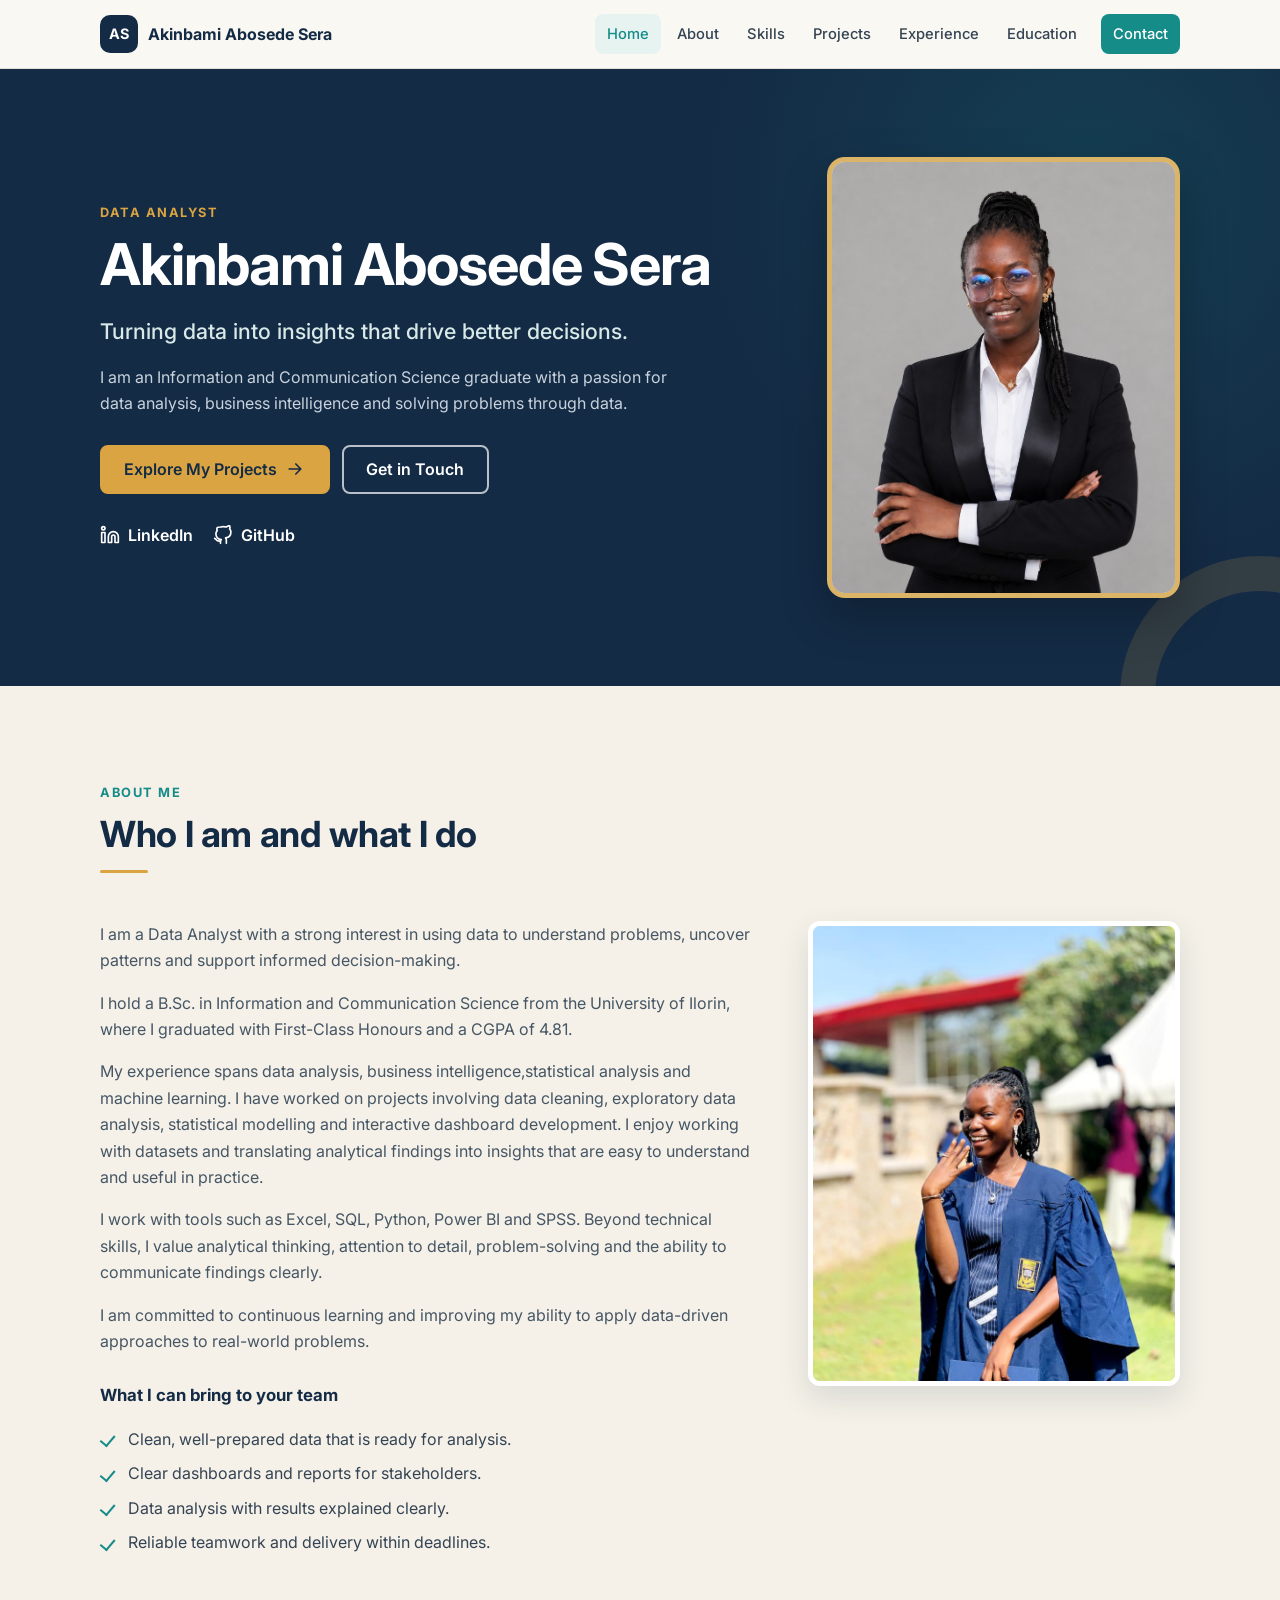
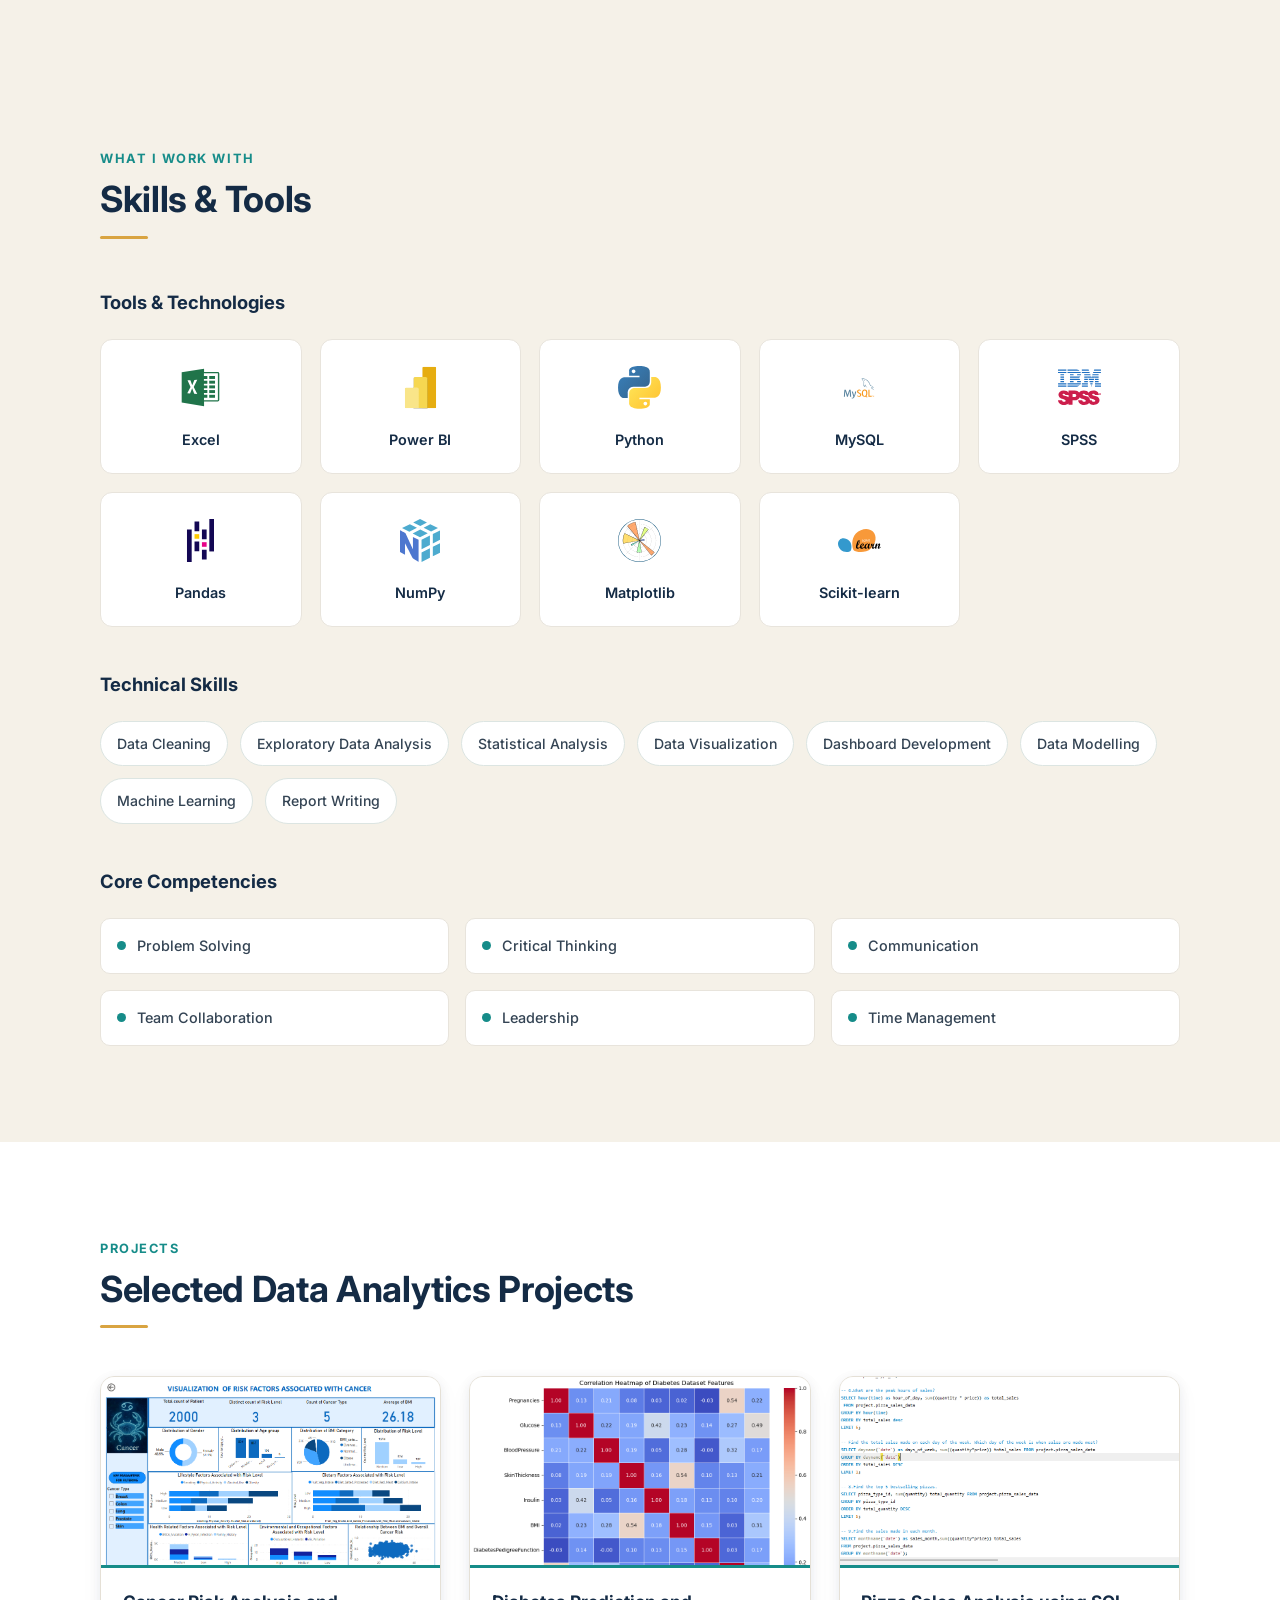
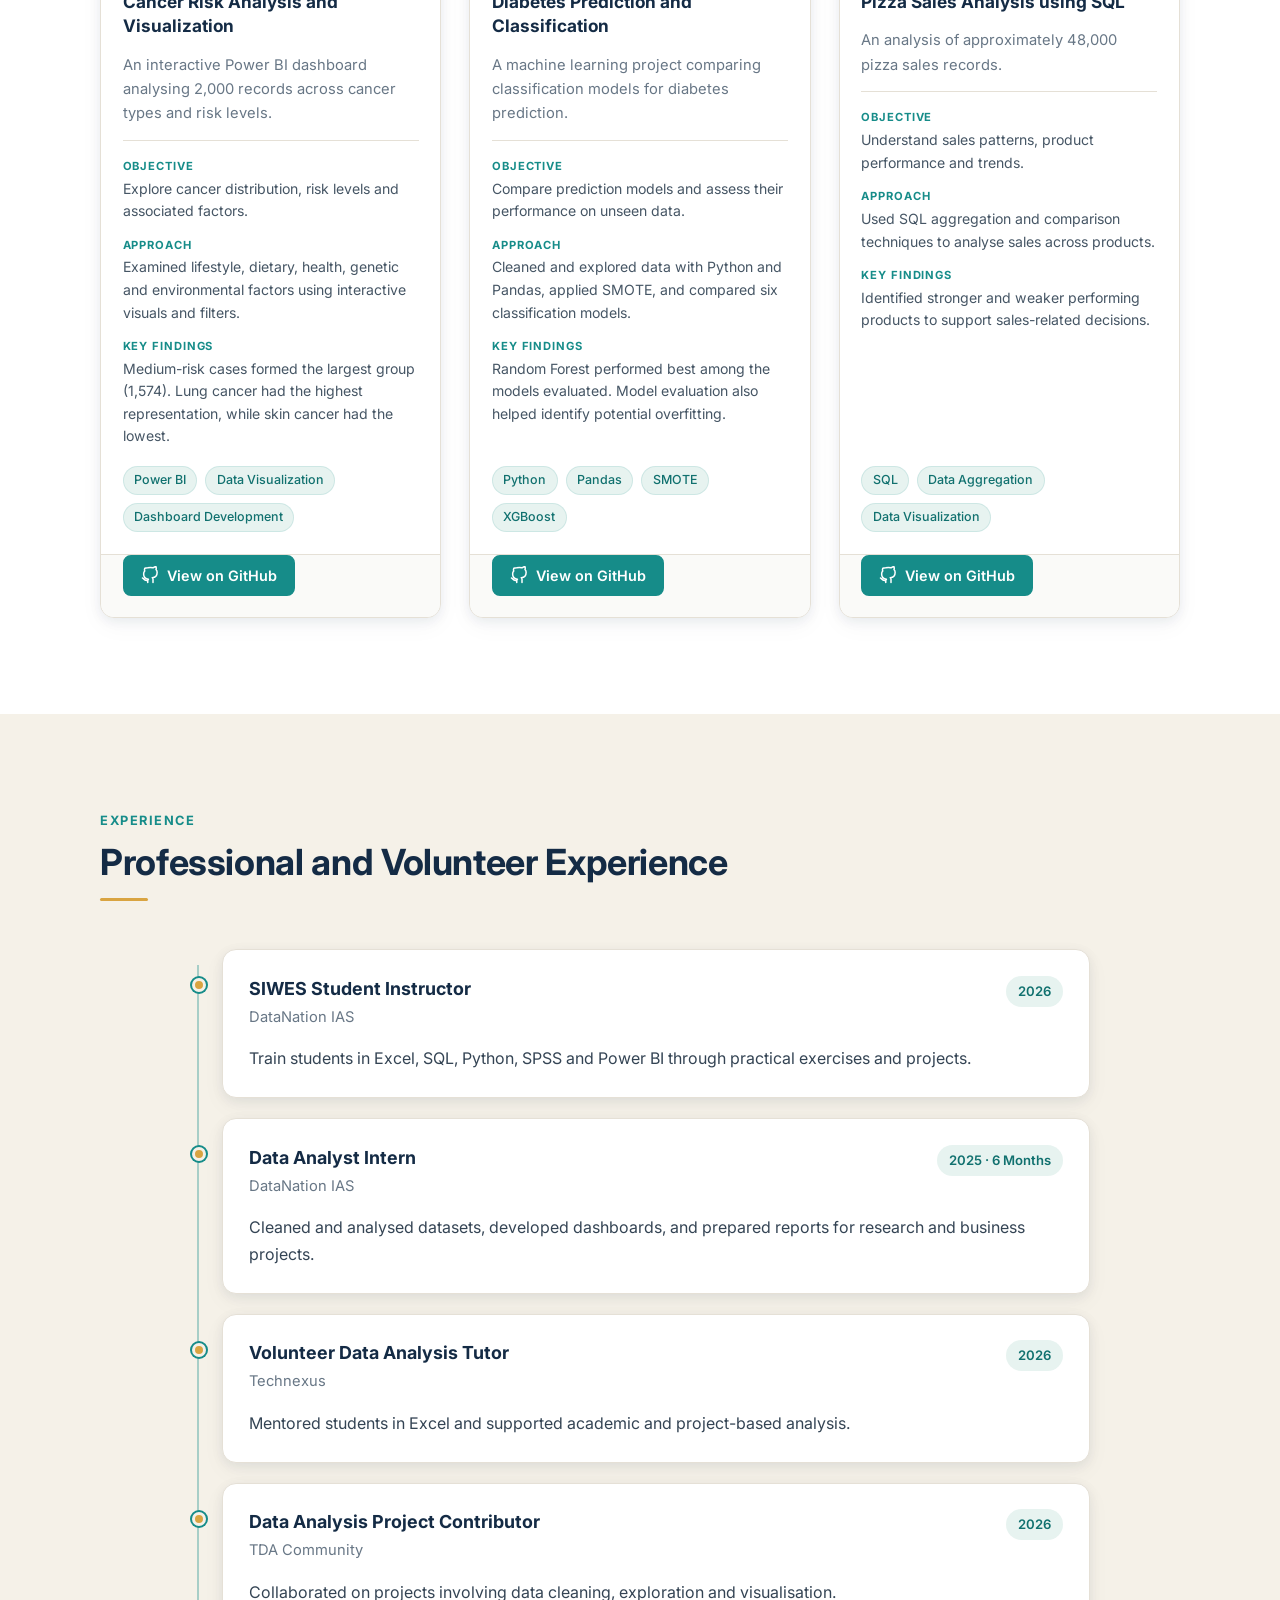
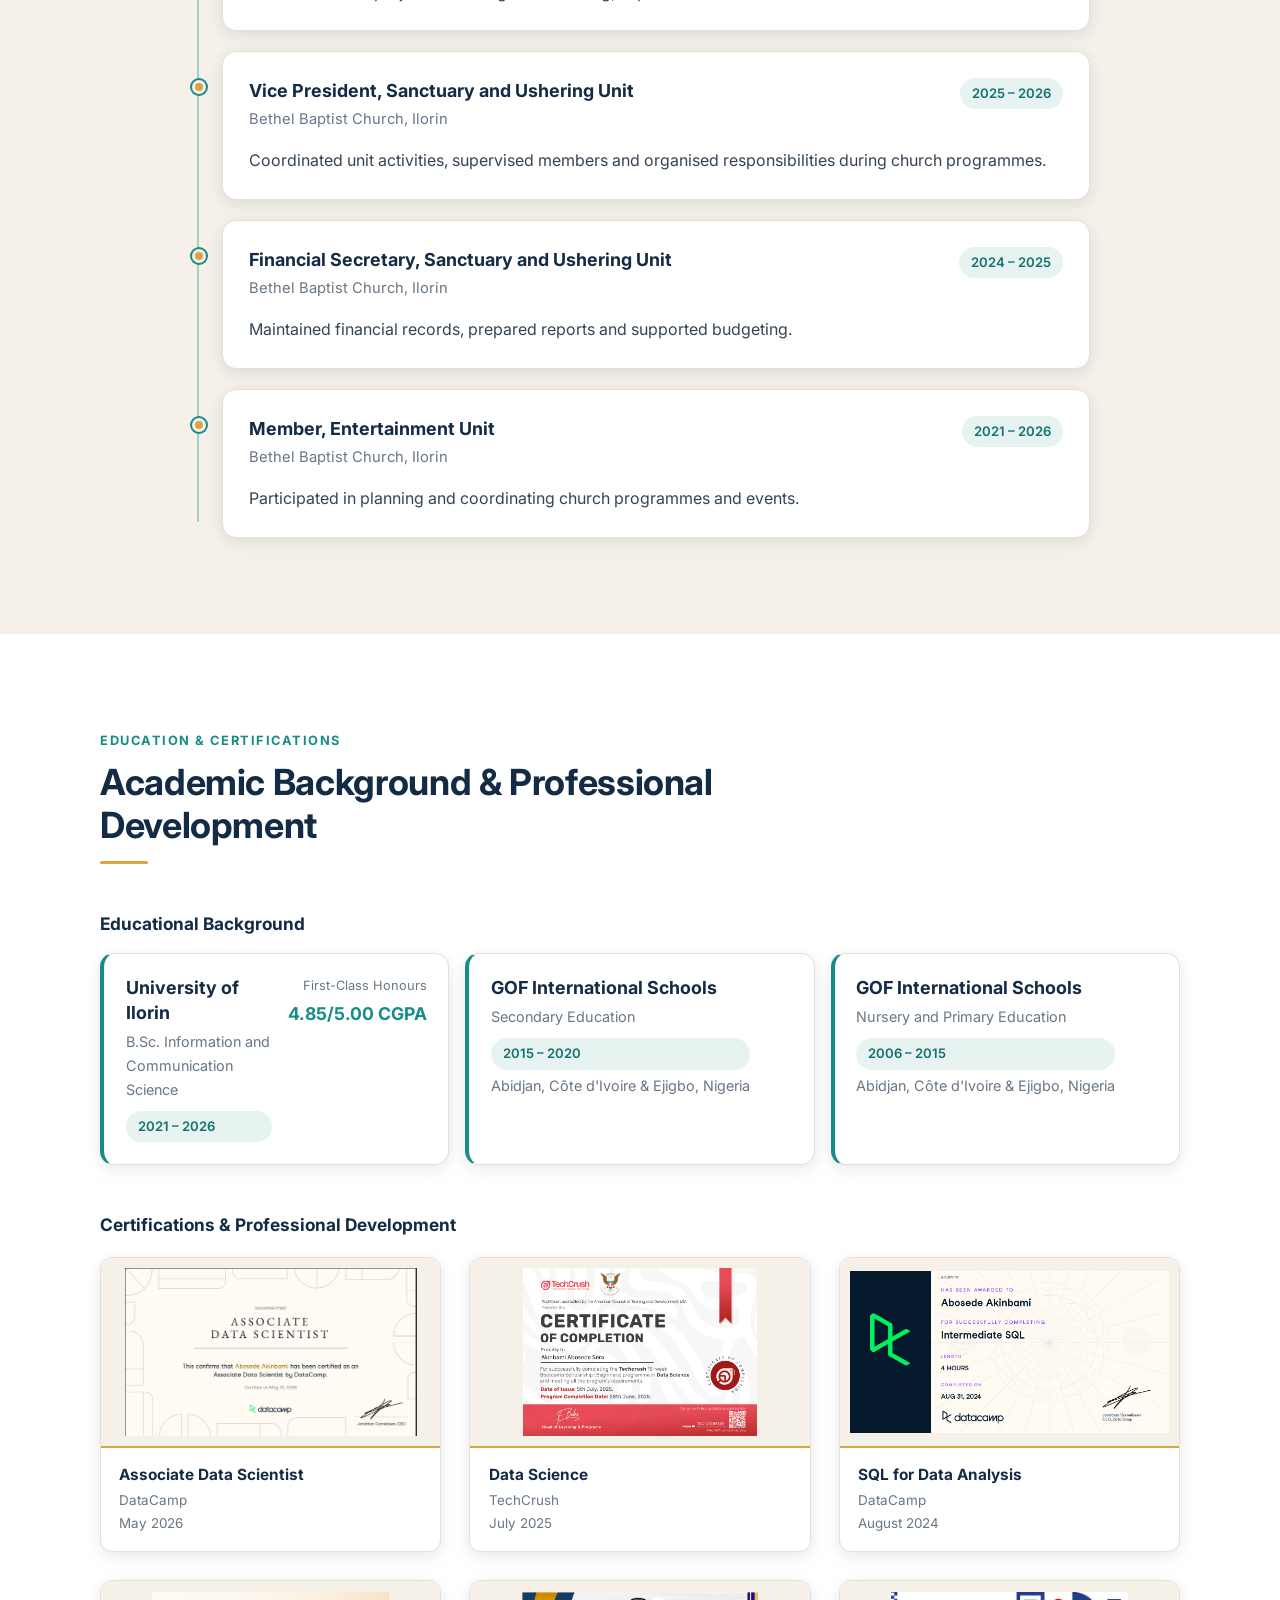
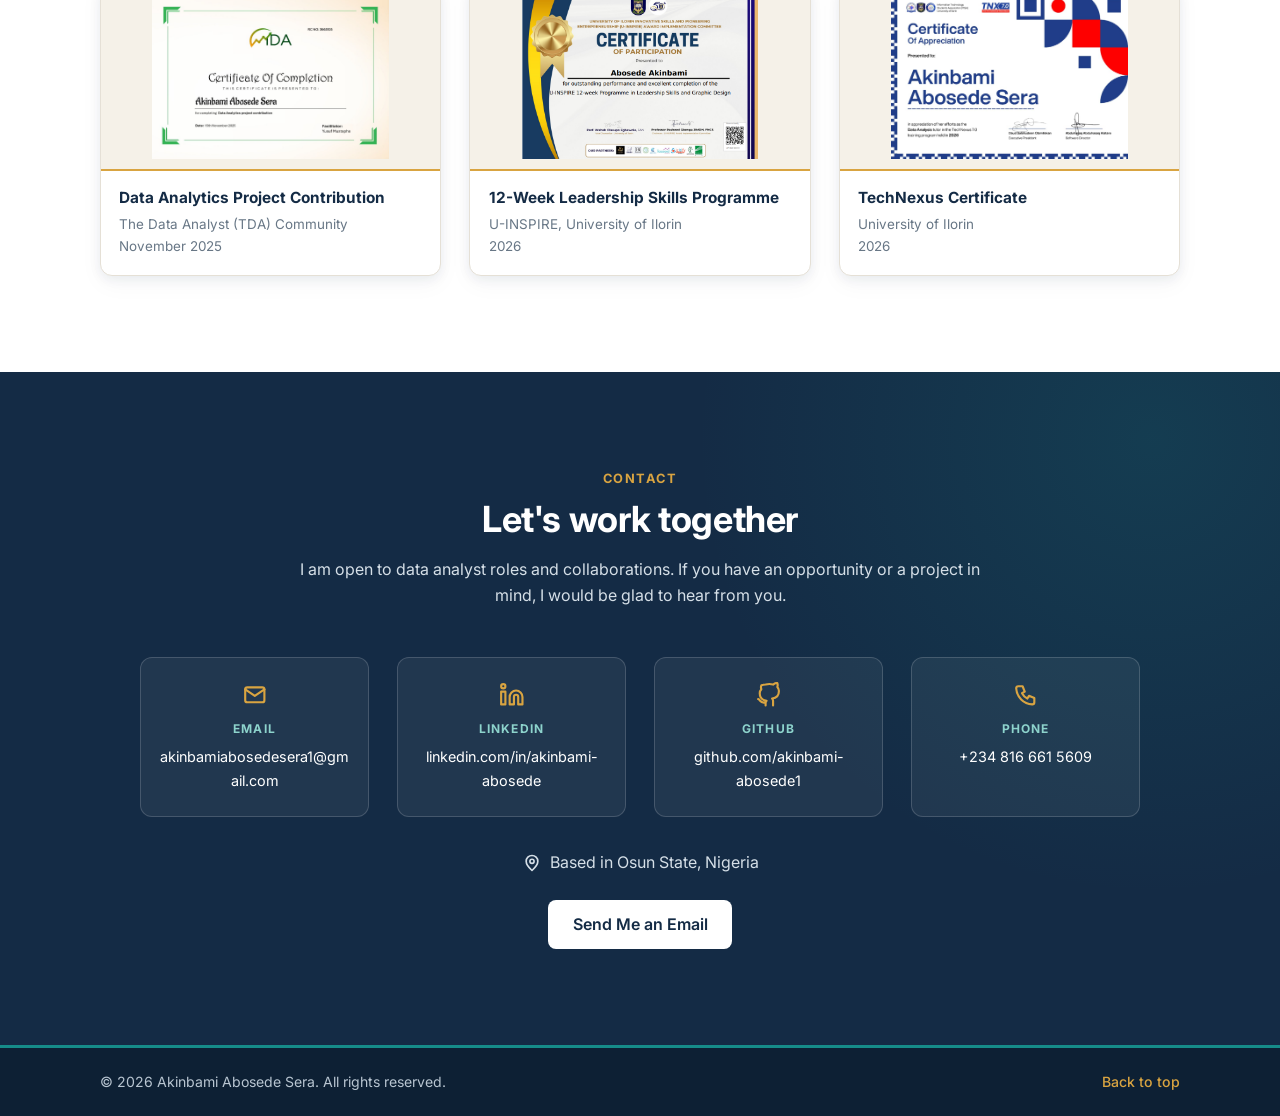
<file: index.html>
<!DOCTYPE html>
<html lang="en">
<head>
  <meta charset="UTF-8">
  <meta name="viewport" content="width=device-width, initial-scale=1">
  <title>Akinbami Abosede Sera | Data Analyst</title>
  <meta name="description" content="Portfolio of Akinbami Abosede Sera, a Data Analyst skilled in SQL, Python, Power BI, Excel and SPSS. View projects, experience and contact details.">
  <meta name="theme-color" content="#14213D">

  <link rel="icon" type="image/png" href="images/other/favicon.png">

  <link rel="preconnect" href="https://fonts.googleapis.com">
  <link rel="preconnect" href="https://fonts.gstatic.com" crossorigin>
  <link href="https://fonts.googleapis.com/css2?family=Inter:wght@400;500;600;700&display=swap" rel="stylesheet">
  <link rel="stylesheet" href="style.css">
  <script src="script.js" defer></script>
</head>
<body>

  <!-- Icon sprite -->
  <svg xmlns="http://www.w3.org/2000/svg" style="display:none" aria-hidden="true" focusable="false">
    <symbol id="i-chart" viewBox="0 0 24 24"><path d="M3 3v18h18"/><path d="M7 15v3M12 10v8M17 6v12"/></symbol>
    <symbol id="i-search" viewBox="0 0 24 24"><circle cx="11" cy="11" r="7"/><path d="m21 21-4.3-4.3"/></symbol>
    <symbol id="i-database" viewBox="0 0 24 24"><ellipse cx="12" cy="5" rx="8" ry="3"/><path d="M4 5v14c0 1.7 3.6 3 8 3s8-1.3 8-3V5"/><path d="M4 12c0 1.7 3.6 3 8 3s8-1.3 8-3"/></symbol>
    <symbol id="i-code" viewBox="0 0 24 24"><path d="m16 18 6-6-6-6M8 6l-6 6 6 6"/></symbol>
    <symbol id="i-sigma" viewBox="0 0 24 24"><path d="M18 7V4H6l6 8-6 8h12v-3"/></symbol>
    <symbol id="i-network" viewBox="0 0 24 24"><circle cx="6" cy="6" r="2.5"/><circle cx="18" cy="6" r="2.5"/><circle cx="12" cy="18" r="2.5"/><path d="m8 7.5 3 8M16 7.5l-3 8M8.5 6h7"/></symbol>
    <symbol id="i-layers" viewBox="0 0 24 24"><path d="m12 3 9 5-9 5-9-5 9-5z"/><path d="m3 13 9 5 9-5"/></symbol>
    <symbol id="i-mail" viewBox="0 0 24 24"><rect x="3" y="5" width="18" height="14" rx="2"/><path d="m3 7 9 6 9-6"/></symbol>
    <symbol id="i-phone" viewBox="0 0 24 24"><path d="M5 4h4l2 5-2.5 1.5a11 11 0 0 0 5 5L15 13l5 2v4a2 2 0 0 1-2 2A16 16 0 0 1 3 6a2 2 0 0 1 2-2z"/></symbol>
    <symbol id="i-pin" viewBox="0 0 24 24"><path d="M12 21s7-6.2 7-11a7 7 0 0 0-14 0c0 4.8 7 11 7 11z"/><circle cx="12" cy="10" r="2.5"/></symbol>
    <symbol id="i-arrow" viewBox="0 0 24 24"><path d="M5 12h14M13 6l6 6-6 6"/></symbol>
    <symbol id="i-award" viewBox="0 0 24 24"><circle cx="12" cy="9" r="6"/><path d="m8.5 14-1.5 8 5-3 5 3-1.5-8"/></symbol>
    <symbol id="i-users" viewBox="0 0 24 24"><circle cx="9" cy="8" r="3.5"/><path d="M2 21c0-3.9 3.1-7 7-7s7 3.1 7 7"/><path d="M16 4.5a3.5 3.5 0 0 1 0 7M18 14.5c2.4.8 4 3 4 6.5"/></symbol>
    <symbol id="i-github" viewBox="0 0 24 24"><path d="M9 19c-5 1.5-5-2.5-7-3m14 6v-3.9a3.4 3.4 0 0 0-.9-2.6c3.1-.3 6.4-1.5 6.4-7a5.4 5.4 0 0 0-1.5-3.8 5 5 0 0 0-.1-3.8s-1.2-.3-3.9 1.5a13.4 13.4 0 0 0-7 0C6.3 2.7 5.1 3 5.1 3a5 5 0 0 0-.1 3.8A5.4 5.4 0 0 0 3.5 10.6c0 5.4 3.3 6.6 6.4 7a3.4 3.4 0 0 0-.9 2.6V22"/></symbol>
    <symbol id="i-linkedin" viewBox="0 0 24 24"><path d="M16 8a6 6 0 0 1 6 6v7h-4v-7a2 2 0 0 0-4 0v7h-4v-7a6 6 0 0 1 6-6z"/><rect x="2" y="9" width="4" height="12"/><circle cx="4" cy="4" r="2"/></symbol>
  </svg>

  <a class="skip-link" href="#main">Skip to main content</a>

  <!-- ===================== HEADER / NAV ===================== -->
  <header class="site-header">
    <div class="container header__inner">
      <a class="brand" href="#home" aria-label="Akinbami Abosede Sera, back to top">
        <span class="brand__mark" aria-hidden="true">AS</span>
        <span class="brand__name">Akinbami Abosede Sera</span>
      </a>

      <button class="nav-toggle" type="button" aria-expanded="false" aria-controls="primary-menu" aria-label="Open menu">
        <span class="nav-toggle__bar"></span>
        <span class="nav-toggle__bar"></span>
        <span class="nav-toggle__bar"></span>
      </button>

      <nav class="nav" aria-label="Primary">
        <ul class="nav__list" id="primary-menu">
          <li><a class="nav__link" href="#home">Home</a></li>
          <li><a class="nav__link" href="#about">About</a></li>
          <li><a class="nav__link" href="#skills">Skills</a></li>
          <li><a class="nav__link" href="#projects">Projects</a></li>
          <li><a class="nav__link" href="#experience">Experience</a></li>
          <li><a class="nav__link" href="#education">Education</a></li>
          <li><a class="nav__link nav__link--cta" href="#contact">Contact</a></li>
        </ul>
      </nav>
    </div>
  </header>

  <main id="main">

    <!-- ===================== 1. HOME ===================== -->
    <section id="home" class="hero" aria-labelledby="hero-title">
      <div class="container hero__grid">
        <div class="hero__content">
          <p class="eyebrow">DATA ANALYST</p>

          <h1 id="hero-title" class="hero__title">
            Akinbami Abosede Sera
          </h1>

          <p class="hero__lead">
            Turning data into insights that drive better decisions.
          </p>

          <p class="hero__text">
            I am an Information and Communication Science graduate
            with a passion for data analysis, business intelligence
            and solving problems through data.
          </p>

          <div class="hero__actions">
            <a class="btn btn--primary" href="#projects">Explore My Projects
              <svg class="icon" aria-hidden="true"><use href="#i-arrow"/></svg>
            </a>
            <a class="btn btn--secondary" href="#contact">Get in Touch</a>
          </div>

          <ul class="social" aria-label="Social profiles">
            <li>
              <a class="social__link" href="https://linkedin.com/in/akinbami-abosede" target="_blank" rel="noopener noreferrer">
                <svg class="icon" aria-hidden="true"><use href="#i-linkedin"/></svg>
                <span>LinkedIn</span>
              </a>
            </li>
            <li>
              <a class="social__link" href="https://github.com/akinbami-abosede1" target="_blank" rel="noopener noreferrer">
                <svg class="icon" aria-hidden="true"><use href="#i-github"/></svg>
                <span>GitHub</span>
              </a>
            </li>
          </ul>
        </div>

        <figure class="media media--portrait hero__photo">
          <img src="images/professional picture.jpg" alt="Professional portrait of Akinbami Abosede Sera" width="800" height="1000" decoding="async">
        </figure>
      </div>
    </section>

    <!-- ===================== 2. ABOUT ===================== -->
    <section id="about" class="section" aria-labelledby="about-title">
      <div class="container">
        <header class="section__head">
          <p class="eyebrow">About Me</p>
          <h2 id="about-title" class="section__title">Who I am and what I do</h2>
        </header>

        <div class="about__grid">
          <div class="about__text">
            <p>I am a Data Analyst with a strong interest in using data to understand problems, uncover patterns and support informed decision-making.</p>

            <p>
              I hold a B.Sc. in Information and Communication Science from the University of Ilorin, where I graduated with First-Class Honours and a CGPA of 4.81.
            </p>

            <p>
              My experience spans data analysis, business intelligence,statistical analysis and machine learning. I have worked on projects involving data cleaning, exploratory data
              analysis, statistical modelling and interactive dashboard development. I enjoy working with datasets and translating analytical findings into insights that are easy to understand and useful in practice.
            </p>

            <p>
              I work with tools such as Excel, SQL, Python, Power BI
              and SPSS. Beyond technical skills, I value analytical
              thinking, attention to detail, problem-solving and the
              ability to communicate findings clearly.
            </p>

            <p>
              I am committed to continuous learning and improving my
              ability to apply data-driven approaches to real-world problems.
            </p>

            <h3 class="about__sub">What I can bring to your team</h3>
            <ul class="check-list">
              <li>Clean, well-prepared data that is ready for analysis.</li>
              <li>Clear dashboards and reports for stakeholders.</li>
              <li>Data analysis with results explained clearly.</li>
              <li>Reliable teamwork and delivery within deadlines.</li>
            </ul>
          </div>

          <figure class="media media--portrait about__photo">
            <img src="images/About_me .jpeg" alt="Professional portrait of Akinbami Abosede Sera" width="800" height="1000" decoding="async">
          </figure>
        </div>
      </div>
    </section>

   
    <!-- ===================== SKILLS & TOOLS ===================== -->
    <section id="skills" class="section section--alt" aria-labelledby="skills-title">
        <div class="container">

            <header class="section__head">
                <p class="eyebrow">WHAT I WORK WITH</p>
                <h2 id="skills-title" class="section__title">Skills & Tools</h2>
            </header>

            <!-- TOOLS AND TECHNOLOGIES -->
            <div class="skills-block">
                <h3 class="skills-block__title">Tools & Technologies</h3>

                <div class="tools-grid">

                    <div class="tool-item">
                        <div class="tool-icon">
                            <img src="images/excel2.svg"
                                alt="Microsoft Excel" loading="lazy">
                        </div>
                        <span>Excel</span>
                    </div>

                    <div class="tool-item">
                        <div class="tool-icon">
                            <img src="images/Power_Bi.svg"
                                alt="Power BI" loading="lazy">
                        </div>
                        <span>Power BI</span>
                    </div>

                    <div class="tool-item">
                        <div class="tool-icon">
                            <img src="images/python.svg"
                                alt="Python" loading="lazy">
                        </div>
                        <span>Python</span>
                    </div>

                    <div class="tool-item">
                        <div class="tool-icon">
                            <img src="images/mysql.svg"
                                alt="MySQL" loading="lazy">
                        </div>
                        <span>MySQL</span>
                    </div>

                    <div class="tool-item">
                        <div class="tool-icon">
                           <img src="images/spss.svg"
                                alt="MySQL" loading="lazy">
                        </div>
                        <span>SPSS</span>
                    </div>

                    <div class="tool-item">
                        <div class="tool-icon">
                            <img src="images/pandas.svg"
                                alt="Pandas" loading="lazy">
                        </div>
                        <span>Pandas</span>
                    </div>

                    <div class="tool-item">
                        <div class="tool-icon">
                            <img src="images/numpy.svg"
                                alt="NumPy" loading="lazy">
                        </div>
                        <span>NumPy</span>
                    </div>

                    <div class="tool-item">
                        <div class="tool-icon">
                            <img src="images/matplotlib.svg"
                                alt="Matplotlib" loading="lazy">
                        </div>
                        <span>Matplotlib</span>
                    </div>

                    <div class="tool-item">
                        <div class="tool-icon">
                            <img src="images/scikit_learn.svg"
                                alt="Scikit-learn" loading="lazy">
                        </div>
                        <span>Scikit-learn</span>
                    </div>

                </div>
            </div>


            <!-- TECHNICAL SKILLS -->
            <div class="skills-block">
                <h3 class="skills-block__title">Technical Skills</h3>

                <div class="technical-skills">
                    <span>Data Cleaning</span>
                    <span>Exploratory Data Analysis</span>
                    <span>Statistical Analysis</span>
                    <span>Data Visualization</span>
                    <span>Dashboard Development</span>
                    <span>Data Modelling</span>
                    <span>Machine Learning</span>
                    <span>Report Writing</span>
                </div>
            </div>


            <!-- CORE COMPETENCIES -->
            <div class="skills-block">
                <h3 class="skills-block__title">Core Competencies</h3>

                <div class="competencies-grid">

                    <div class="competency-item">
                        <span class="competency-dot"></span>
                        Problem Solving
                    </div>

                    <div class="competency-item">
                        <span class="competency-dot"></span>
                        Critical Thinking
                    </div>

                    <div class="competency-item">
                        <span class="competency-dot"></span>
                        Communication
                    </div>

                    <div class="competency-item">
                        <span class="competency-dot"></span>
                        Team Collaboration
                    </div>

                    <div class="competency-item">
                        <span class="competency-dot"></span>
                        Leadership
                    </div>

                    <div class="competency-item">
                        <span class="competency-dot"></span>
                        Time Management
                    </div>

                </div>
            </div>

        </div>
    </section>


    <!-- ===================== 4. PROJECTS ===================== -->
    <section id="projects" class="section" aria-labelledby="projects-title">
      <div class="container">
        <header class="section__head">
          <p class="eyebrow">Projects</p>
          <h2 id="projects-title" class="section__title">Selected Data Analytics Projects</h2>
        </header>

        <div class="grid grid--projects">
          <article class="card project">
            <figure class="media media--project">
              <img src="images/Cancer_risk_dashboard.png" alt="Screenshot of the Power BI dashboard analysing cancer types and risk factors" width="1600" height="900" loading="lazy" decoding="async">
            </figure>
            <div class="project__body">
              <h3 class="project__title">Cancer Risk Analysis and Visualization</h3>
              <p class="project__overview">An interactive Power BI dashboard analysing 2,000 records across cancer types and risk levels.</p>
              <dl class="project__details">
                <div>
                  <dt>Objective</dt>
                  <dd>Explore cancer distribution, risk levels and associated factors.</dd>
                </div>
                <div>
                  <dt>Approach</dt>
                  <dd>Examined lifestyle, dietary, health, genetic and environmental factors using interactive visuals and filters.</dd>
                </div>
                <div>
                  <dt>Key Findings</dt>
                  <dd>Medium-risk cases formed the largest group (1,574). Lung cancer had the highest representation, while skin cancer had the lowest.</dd>
                </div>
              </dl>
              <ul class="chips chips--small" aria-label="Tools used">
                <li>Power BI</li>
                <li>Data Visualization</li>
                <li>Dashboard Development</li>
              </ul>
            </div>
            <div class="project__actions">
              <a class="btn btn--primary btn--small" href="https://github.com/akinbami-abosede1/Visualization_of_cancer_risk_type" target="_blank" rel="noopener noreferrer">
                <svg class="icon" aria-hidden="true"><use href="#i-github"/></svg>
                View on GitHub
              </a>
            </div>
          </article>

          <article class="card project">
            <figure class="media media--project">
              <img src="images/diabetes.png" alt="Heatmap showing the relationship between diabetes features" width="1600" height="900" loading="lazy" decoding="async">
            </figure>
            <div class="project__body">
              <h3 class="project__title">Diabetes Prediction and Classification</h3>
              <p class="project__overview">A machine learning project comparing classification models for diabetes prediction.</p>
              <dl class="project__details">
                <div>
                  <dt>Objective</dt>
                  <dd>Compare prediction models and assess their performance on unseen data.</dd>
                </div>
                <div>
                  <dt>Approach</dt>
                  <dd>Cleaned and explored data with Python and Pandas, applied SMOTE, and compared six classification models.</dd>
                </div>
                <div>
                  <dt>Key Findings</dt>
                  <dd>Random Forest performed best among the models evaluated. Model evaluation also helped identify potential overfitting.</dd>
                </div>
              </dl>
              <ul class="chips chips--small" aria-label="Tools used">
                <li>Python</li>
                <li>Pandas</li>
                <li>SMOTE</li>
                <li>XGBoost</li>
              </ul>
            </div>
            <div class="project__actions">
              <a class="btn btn--primary btn--small" href="https://github.com/akinbami-abosede1/Early-Detection-of-Diabetes" target="_blank" rel="noopener noreferrer">
                <svg class="icon" aria-hidden="true"><use href="#i-github"/></svg>
                View on GitHub
              </a>
            </div>
          </article>

          <article class="card project">
            <figure class="media media--project">
              <img src="images/Pizza_sales.png" alt="Screenshot of the pizza sales analysis showing sales patterns and product performance" width="1600" height="900" loading="lazy" decoding="async">
            </figure>
            <div class="project__body">
              <h3 class="project__title">Pizza Sales Analysis using SQL</h3>
              <p class="project__overview">An analysis of approximately 48,000 pizza sales records.</p>
              <dl class="project__details">
                <div>
                  <dt>Objective</dt>
                  <dd>Understand sales patterns, product performance and trends.</dd>
                </div>
                <div>
                  <dt>Approach</dt>
                  <dd>Used SQL aggregation and comparison techniques to analyse sales across products.</dd>
                </div>
                <div>
                  <dt>Key Findings</dt>
                  <dd>Identified stronger and weaker performing products to support sales-related decisions.</dd>
                </div>
              </dl>
              <ul class="chips chips--small" aria-label="Tools used">
                <li>SQL</li>
                <li>Data Aggregation</li>
                <li>Data Visualization</li>
              </ul>
            </div>
            <div class="project__actions">
              <a class="btn btn--primary btn--small" href="https://github.com/akinbami-abosede1/pizza-sales-analysis/tree/main" target="_blank" rel="noopener noreferrer">
                <svg class="icon" aria-hidden="true"><use href="#i-github"/></svg>
                View on GitHub
              </a>
            </div>
          </article>
        </div>
      </div>
    </section>

    <!-- ===================== 5. EXPERIENCE ===================== -->
    <section id="experience" class="section section--alt" aria-labelledby="experience-title">
        <div class="container">

            <header class="section__head">
                <p class="eyebrow">Experience</p>
                <h2 id="experience-title" class="section__title">Professional and Volunteer Experience</h2>
            </header>

            <div class="timeline">

                <!-- PROFESSIONAL EXPERIENCE -->
                <article class="timeline__item card">
                    <div class="role__head">
                        <div>
                            <h3 class="role__title">SIWES Student Instructor</h3>
                            <p class="role__org">DataNation IAS</p>
                        </div>
                        <span class="role__date">2026</span>
                    </div>
                    <p>Train students in Excel, SQL, Python, SPSS and Power BI through practical exercises and projects.</p>
                </article>

                <article class="timeline__item card">
                    <div class="role__head">
                        <div>
                            <h3 class="role__title">Data Analyst Intern</h3>
                            <p class="role__org">DataNation IAS</p>
                        </div>
                        <span class="role__date">2025 · 6 Months</span>
                    </div>
                    <p>Cleaned and analysed datasets, developed dashboards, and prepared reports for research and business projects.</p>
                </article>

                <!-- VOLUNTEER EXPERIENCE -->
                <article class="timeline__item card">
                    <div class="role__head">
                        <div>
                            <h3 class="role__title">Volunteer Data Analysis Tutor</h3>
                            <p class="role__org">Technexus</p>
                        </div>
                        <span class="role__date">2026</span>
                    </div>
                    <p>Mentored students in Excel and supported academic and project-based analysis.</p>
                </article>

                <article class="timeline__item card">
                    <div class="role__head">
                        <div>
                            <h3 class="role__title">Data Analysis Project Contributor</h3>
                            <p class="role__org">TDA Community</p>
                        </div>
                        <span class="role__date">2026</span>
                    </div>
                    <p>Collaborated on projects involving data cleaning, exploration and visualisation.</p>
                </article>

                <article class="timeline__item card">
                    <div class="role__head">
                        <div>
                            <h3 class="role__title">Vice President, Sanctuary and Ushering Unit</h3>
                            <p class="role__org">Bethel Baptist Church, Ilorin</p>
                        </div>
                        <span class="role__date">2025 – 2026</span>
                    </div>
                    <p>Coordinated unit activities, supervised members and organised responsibilities during church programmes.</p>
                </article>

                <article class="timeline__item card">
                    <div class="role__head">
                        <div>
                            <h3 class="role__title">Financial Secretary, Sanctuary and Ushering Unit</h3>
                            <p class="role__org">Bethel Baptist Church, Ilorin</p>
                        </div>
                        <span class="role__date">2024 – 2025</span>
                    </div>
                    <p>Maintained financial records, prepared reports and supported budgeting.</p>
                </article>

                <article class="timeline__item card">
                    <div class="role__head">
                        <div>
                            <h3 class="role__title">Member, Entertainment Unit</h3>
                            <p class="role__org">Bethel Baptist Church, Ilorin</p>
                        </div>
                        <span class="role__date">2021 – 2026</span>
                    </div>
                    <p>Participated in planning and coordinating church programmes and events.</p>
                </article>

            </div>
        </div>
    </section>

    <!-- ===================== 6. EDUCATION & CERTIFICATIONS ===================== -->
    <section id="education" class="section" aria-labelledby="education-title">
      <div class="container">
        <header class="section__head">
          <p class="eyebrow">Education &amp; Certifications</p>
          <h2 id="education-title" class="section__title">Academic Background &amp; Professional Development</h2>
        </header>

        <div class="education">
          <h3 class="subhead">Educational Background</h3>
          <div class="education__details">
            <article class="card education__card">
              <div>
                <h4 class="role__title">University of Ilorin</h4>
                <p class="education__degree">B.Sc. Information and Communication Science</p>
                <p class="role__date">2021 – 2026</p>
              </div>
              <div class="education__result">
                <span>First-Class Honours</span>
                <strong>4.85/5.00 CGPA</strong>
              </div>
            </article>

            <article class="card education__card">
              <div>
                <h4 class="role__title">GOF International Schools</h4>
                <p class="education__degree">Secondary Education</p>
                <p class="role__date">2015 – 2020</p>
                <p class="education__degree">Abidjan, Côte d'Ivoire &amp; Ejigbo, Nigeria</p>
              </div>
            </article>

            <article class="card education__card">
              <div>
                <h4 class="role__title">GOF International Schools</h4>
                <p class="education__degree">Nursery and Primary Education</p>
                <p class="role__date">2006 – 2015</p>
                <p class="education__degree">Abidjan, Côte d'Ivoire &amp; Ejigbo, Nigeria</p>
              </div>
            </article>
          </div>
        </div>

        <div class="certifications">
          <header class="certifications__head">
            <h3 class="subhead">Certifications &amp; Professional Development</h3>
          </header>

          <div class="grid cert-grid">
            <article class="card certificate">
              <div class="certificate__image">
                <img src="images/DS ASSOCIATE (1).png" alt="Associate Data Scientist certificate" loading="lazy">
              </div>
              <div class="certificate__info">
                <h4>Associate Data Scientist</h4>
                <p>DataCamp</p>
                <span>May 2026</span>
              </div>
            </article>

            <article class="card certificate">
              <div class="certificate__image">
                <img src="images/TECHCRUSH.png" alt="Data Science certificate" loading="lazy">
              </div>
              <div class="certificate__info">
                <h4>Data Science</h4>
                <p>TechCrush</p>
                <span>July 2025</span>
              </div>
            </article>

            <article class="card certificate">
              <div class="certificate__image">
                <img src="images/sql2.png" alt="SQL for Data Analysis certificate" loading="lazy">
              </div>
              <div class="certificate__info">
                <h4>SQL for Data Analysis</h4>
                <p>DataCamp</p>
                <span>August 2024</span>
              </div>
            </article>

            <article class="card certificate">
              <div class="certificate__image">
                <img src="images/TDA.jpg" alt="Data Analytics Project Contribution certificate" loading="lazy">
              </div>
              <div class="certificate__info">
                <h4>Data Analytics Project Contribution</h4>
                <p>The Data Analyst (TDA) Community</p>
                <span>November 2025</span>
              </div>
            </article>

            <article class="card certificate">
              <div class="certificate__image">
                <img src="images/UNILORIN.png" alt="U-INSPIRE Leadership Skills Programme certificate" loading="lazy">
              </div>
              <div class="certificate__info">
                <h4>12-Week Leadership Skills Programme</h4>
                <p>U-INSPIRE, University of Ilorin</p>
                <span>2026</span>
              </div>
            </article>

            <article class="card certificate">
              <div class="certificate__image">
                <img src="images/TECHNEXUS.jpeg" alt="TechNexus Unilorin Certificate" loading="lazy">
              </div>
              <div class="certificate__info">
                <h4>TechNexus Certificate</h4>
                <p>University of Ilorin</p>
                <span>2026</span>
              </div>
            </article>
          </div>
        </div>  
      </div>
    </section>

    <!-- ===================== 7. CONTACT ===================== -->
    <section id="contact" class="section section--dark contact" aria-labelledby="contact-title">
      <div class="container">
        <header class="section__head section__head--center">
          <p class="eyebrow eyebrow--light">Contact</p>
          <h2 id="contact-title" class="section__title">Let's work together</h2>
          <p class="section__intro">I am open to data analyst roles and collaborations. If you have an opportunity or a project in mind, I would be glad to hear from you.</p>
        </header>

        <ul class="contact__grid">
          <li>
            <a class="contact__card" href="mailto:akinbamiabosedesera1@gmail.com">
              <svg class="icon" aria-hidden="true"><use href="#i-mail"/></svg>
              <span class="contact__label">Email</span>
              <span class="contact__value">akinbamiabosedesera1@gmail.com</span>
            </a>
          </li>
          <li>
            <a class="contact__card" href="https://linkedin.com/in/akinbami-abosede" target="_blank" rel="noopener noreferrer">
              <svg class="icon" aria-hidden="true"><use href="#i-linkedin"/></svg>
              <span class="contact__label">LinkedIn</span>
              <span class="contact__value">linkedin.com/in/akinbami-abosede</span>
            </a>
          </li>
          <li>
            <a class="contact__card" href="https://github.com/akinbami-abosede1" target="_blank" rel="noopener noreferrer">
              <svg class="icon" aria-hidden="true"><use href="#i-github"/></svg>
              <span class="contact__label">GitHub</span>
              <span class="contact__value">github.com/akinbami-abosede1</span>
            </a>
          </li>
          <li>
            <a class="contact__card" href="tel:+2348166615609">
              <svg class="icon" aria-hidden="true"><use href="#i-phone"/></svg>
              <span class="contact__label">Phone</span>
              <span class="contact__value">+234 816 661 5609</span>
            </a>
          </li>
        </ul>

        <p class="contact__location">
          <svg class="icon" aria-hidden="true"><use href="#i-pin"/></svg>
          Based in Osun State, Nigeria
        </p>

        <div class="contact__cta">
          <a class="btn btn--light" href="mailto:akinbamiabosedesera1@gmail.com?subject=Opportunity%20for%20a%20Data%20Analyst">Send Me an Email</a>
        </div>
      </div>
    </section>
  </main>

  <!-- ===================== FOOTER ===================== -->
  <footer class="site-footer">
    <div class="container footer__inner">
      <p>&copy; <span id="year">2026</span> Akinbami Abosede Sera. All rights reserved.</p>
      <a class="footer__top" href="#home">Back to top</a>
    </div>
  </footer>

</body>
</html>
</file>
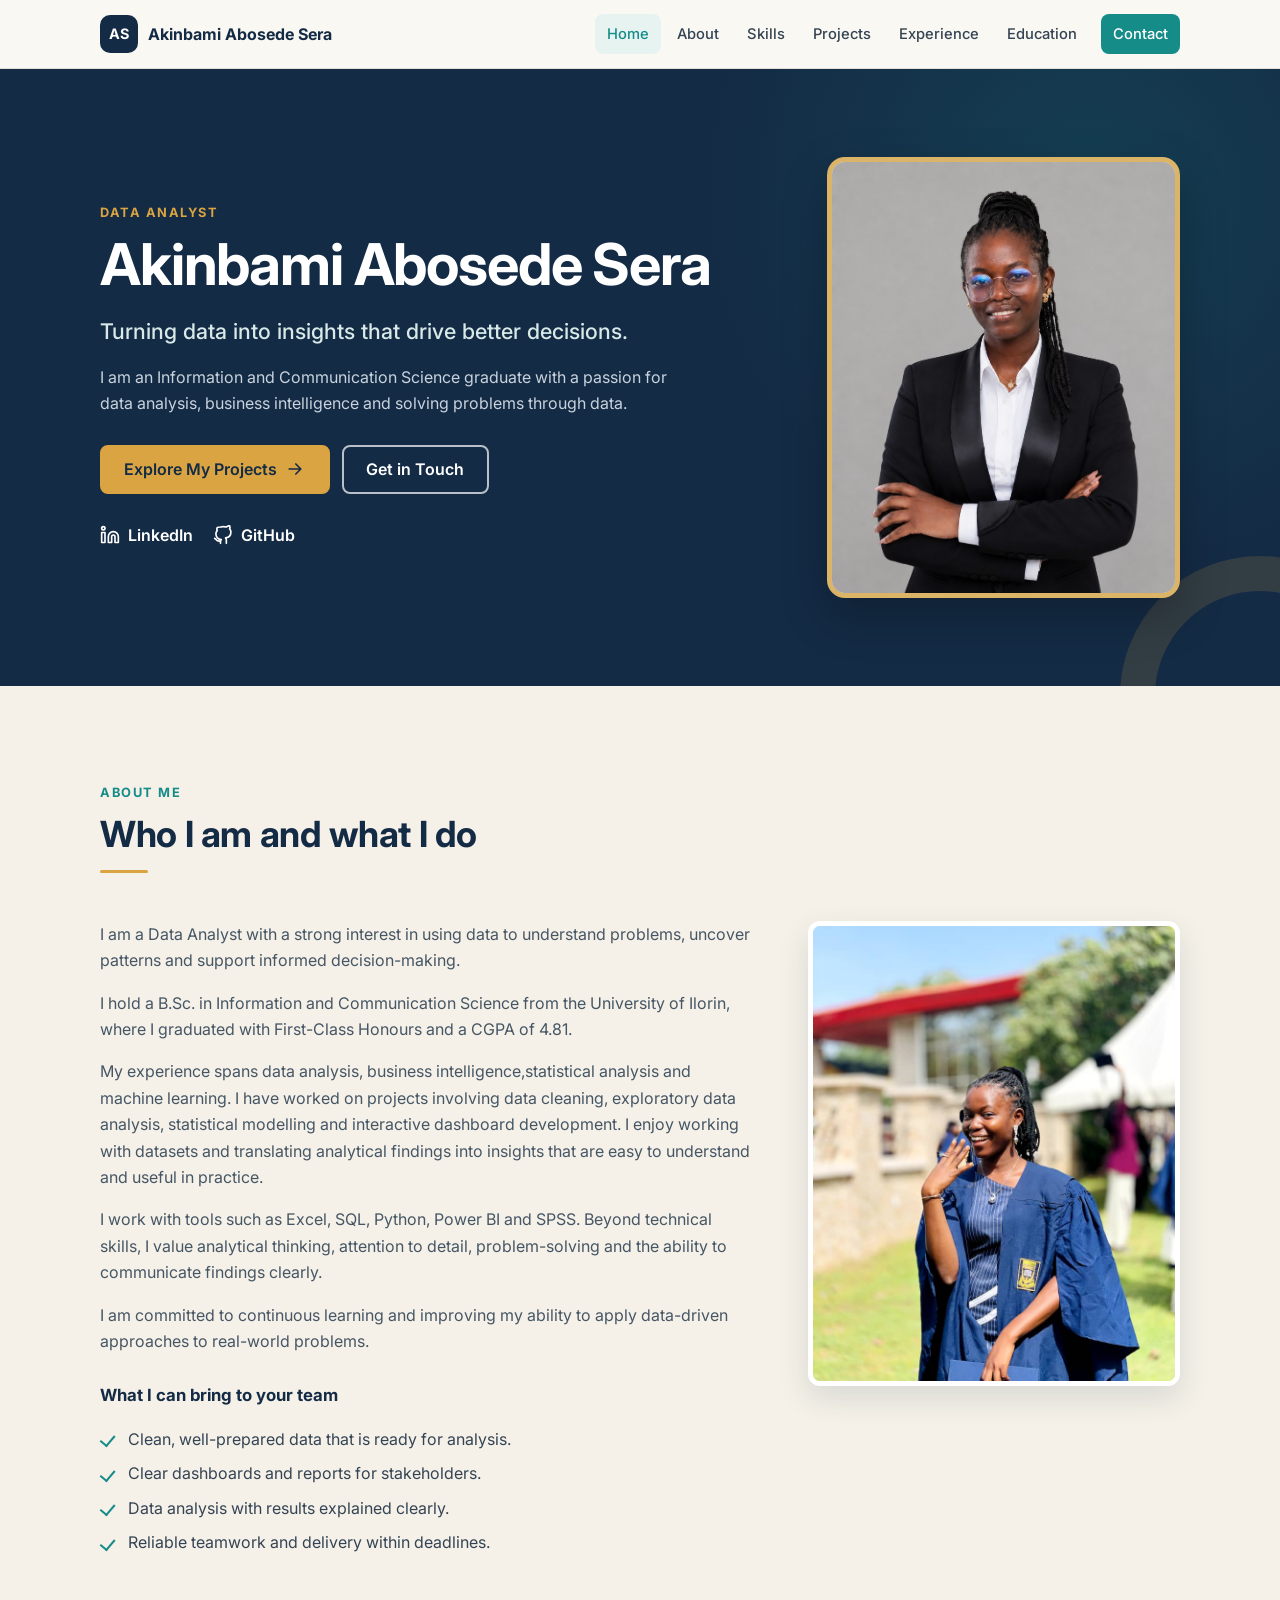
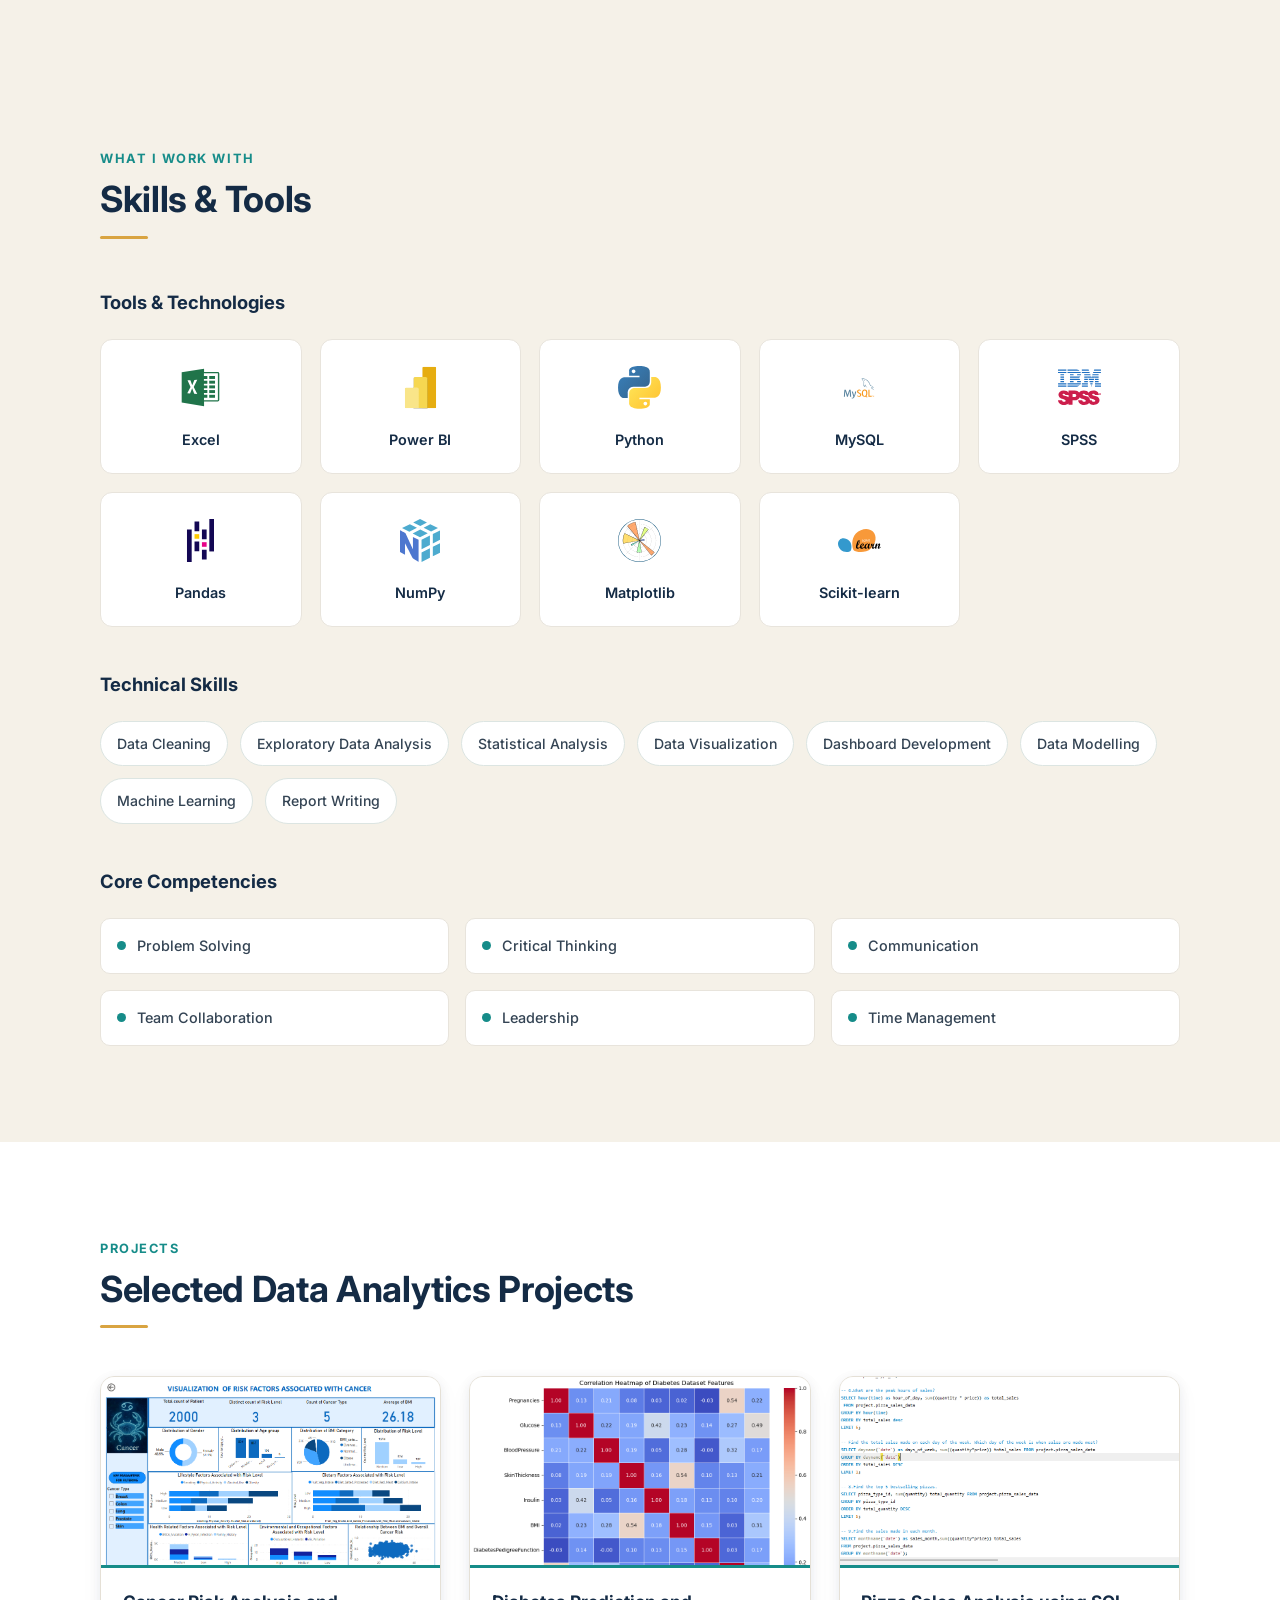
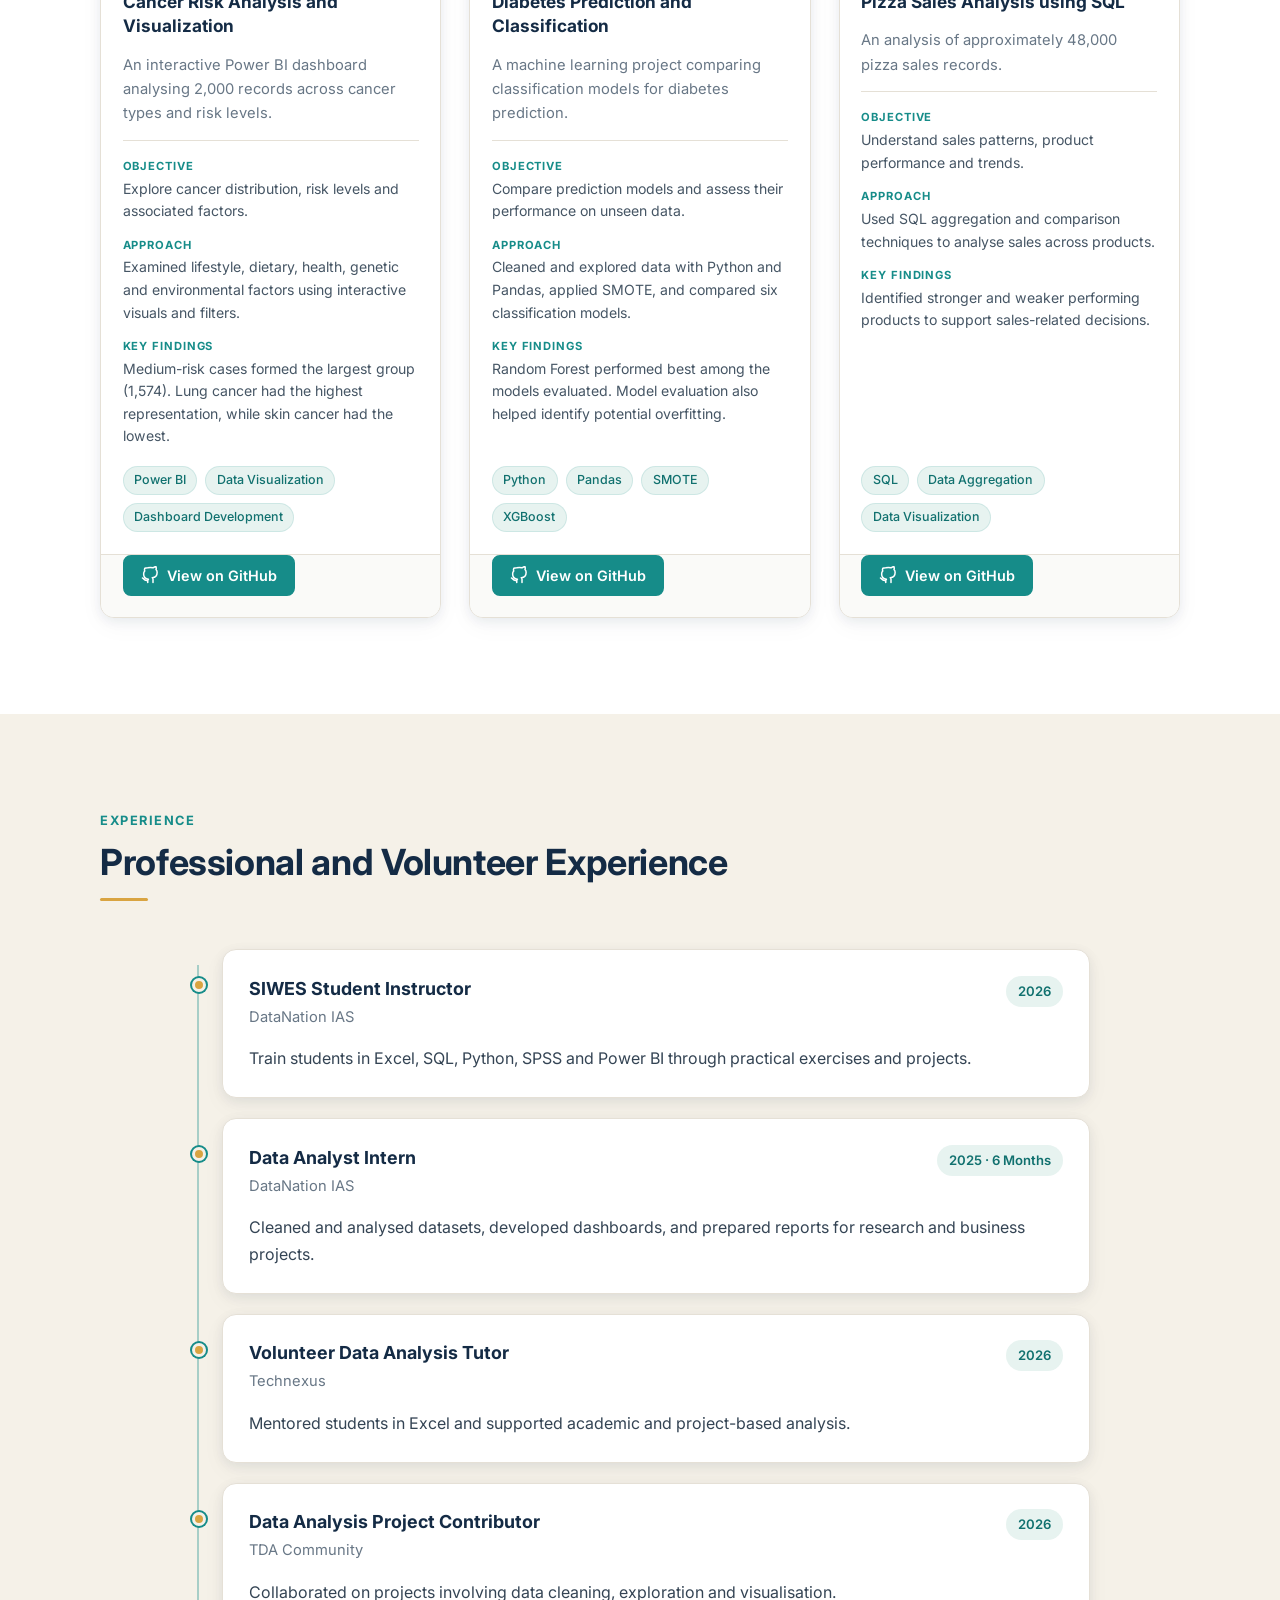
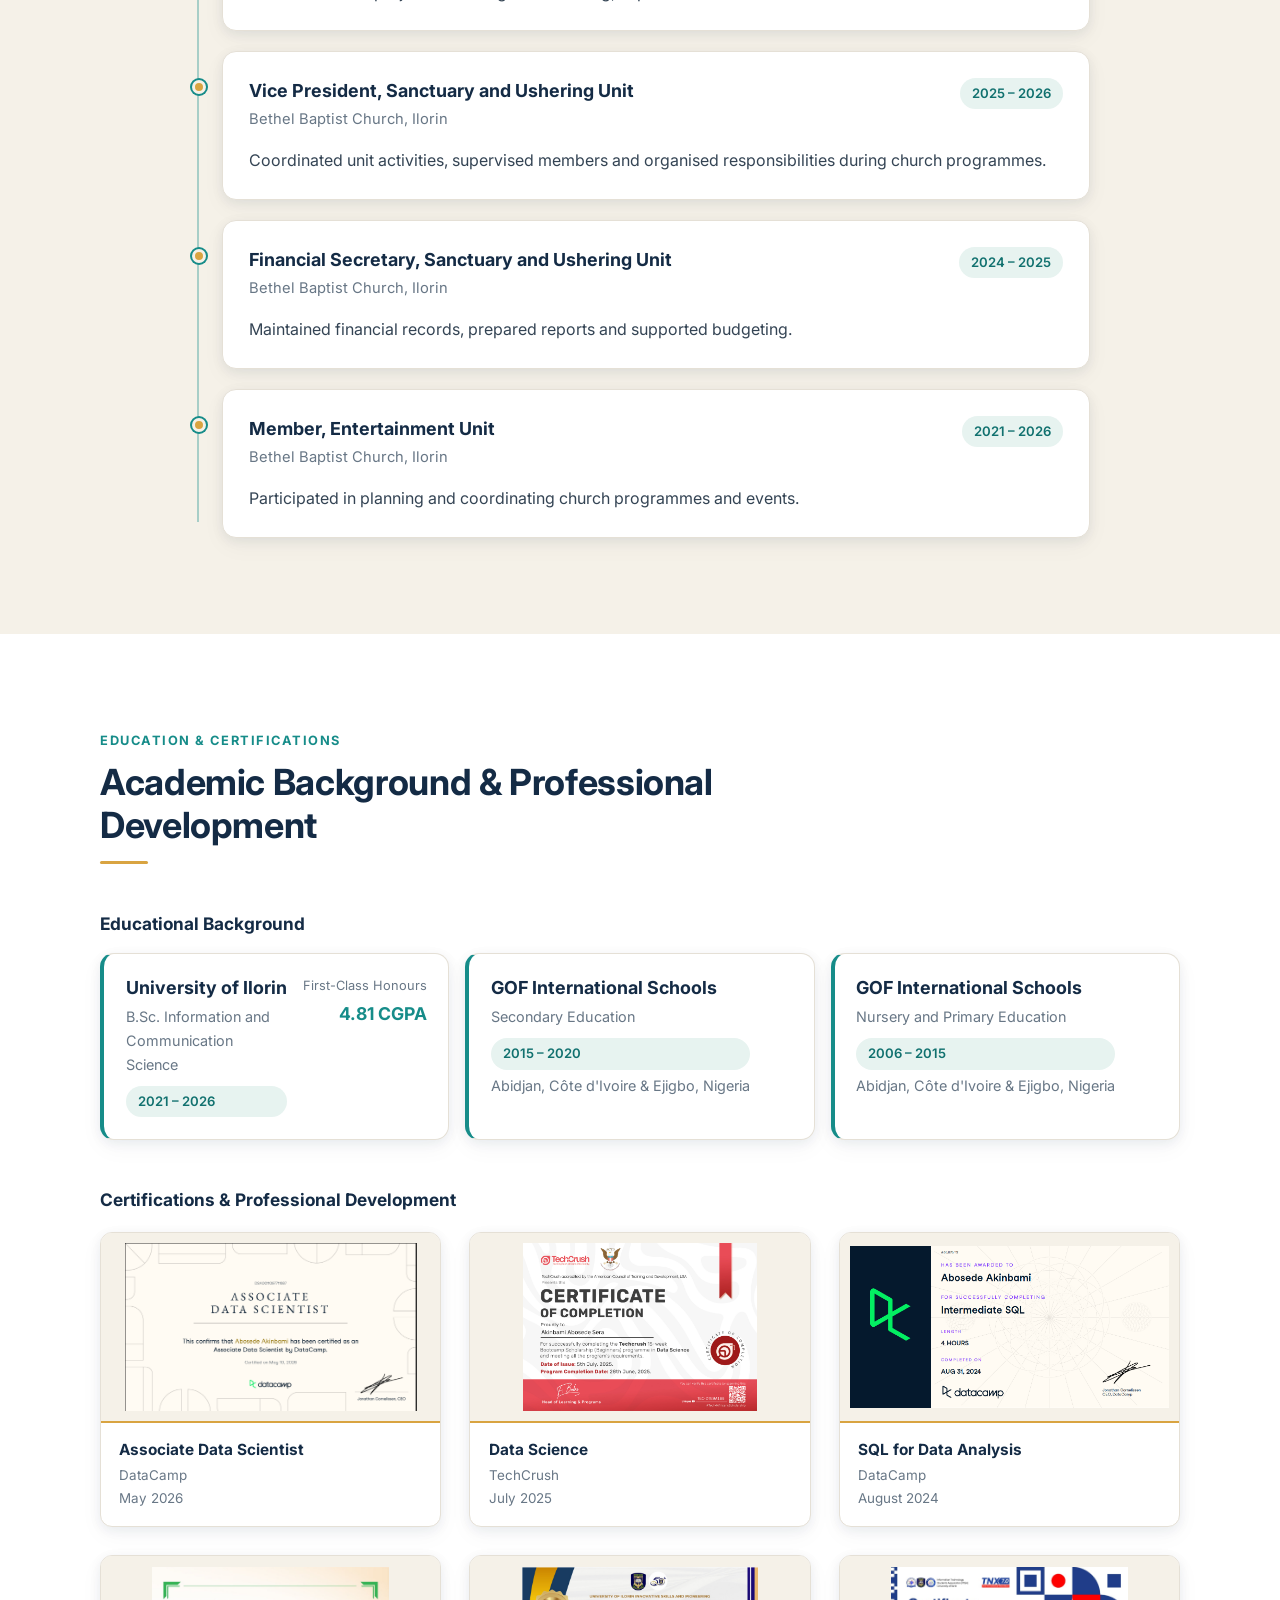
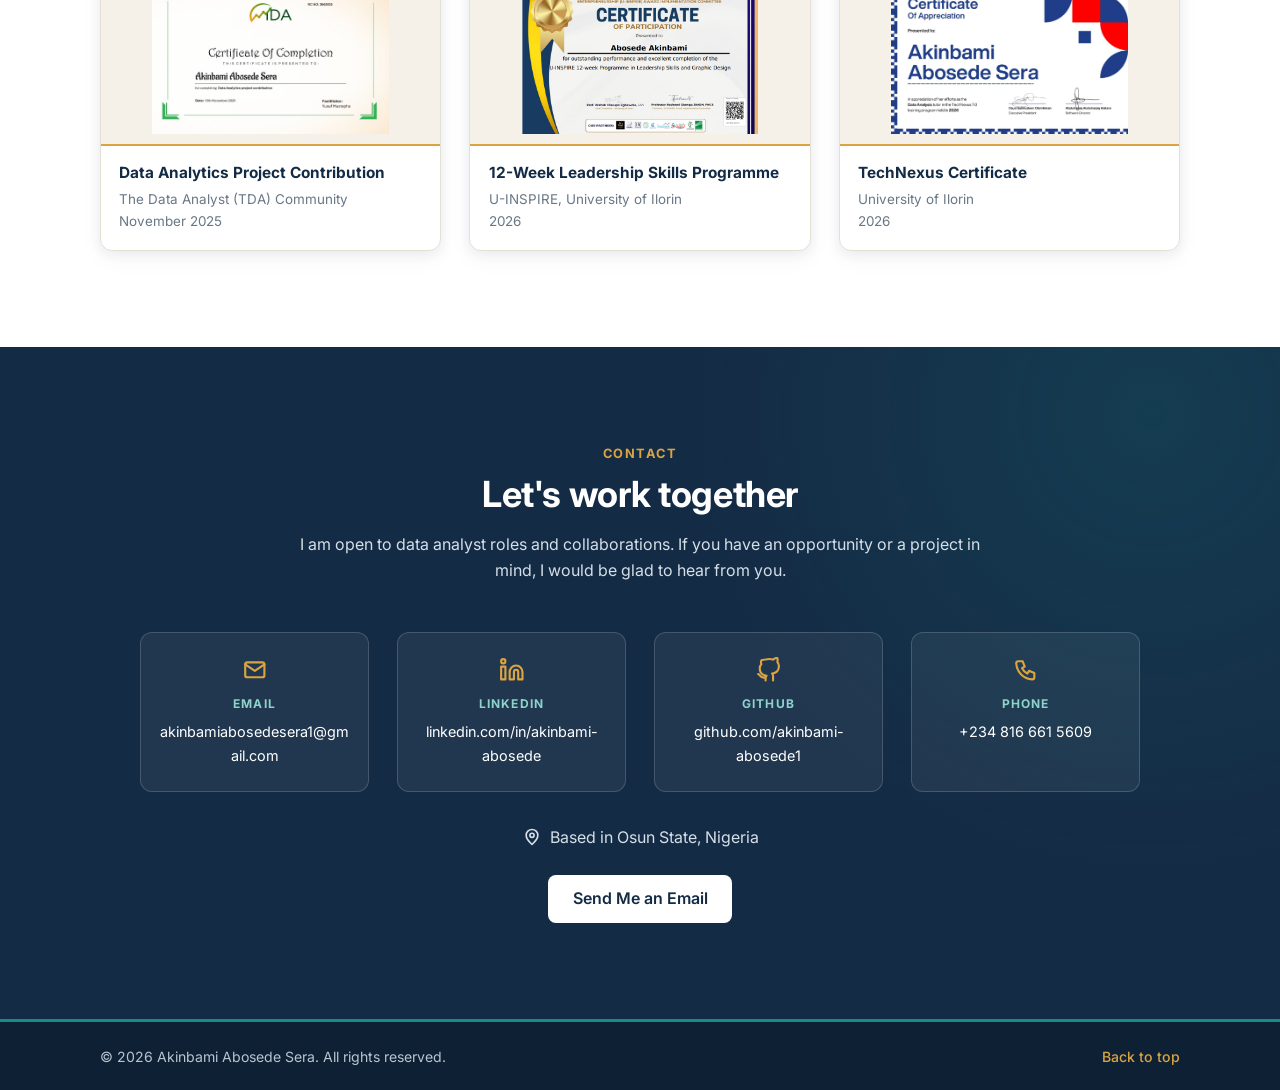
<file: portfolio-index.html>
<!DOCTYPE html>
<html lang="en">
<head>
  <meta charset="UTF-8">
  <meta name="viewport" content="width=device-width, initial-scale=1">
  <title>Akinbami Abosede Sera | Data Analyst</title>
  <meta name="description" content="Portfolio of Akinbami Abosede Sera, a Data Analyst skilled in SQL, Python, Power BI, Excel and SPSS. View projects, experience and contact details.">
  <meta name="theme-color" content="#14213D">

  <link rel="icon" type="image/png" href="images/other/favicon.png">

  <link rel="preconnect" href="https://fonts.googleapis.com">
  <link rel="preconnect" href="https://fonts.gstatic.com" crossorigin>
  <link href="https://fonts.googleapis.com/css2?family=Inter:wght@400;500;600;700&display=swap" rel="stylesheet">
  <link rel="stylesheet" href="portfolio-style.css">
  <script src="script.js" defer></script>
</head>
<body>

  <!-- Icon sprite -->
  <svg xmlns="http://www.w3.org/2000/svg" style="display:none" aria-hidden="true" focusable="false">
    <symbol id="i-chart" viewBox="0 0 24 24"><path d="M3 3v18h18"/><path d="M7 15v3M12 10v8M17 6v12"/></symbol>
    <symbol id="i-search" viewBox="0 0 24 24"><circle cx="11" cy="11" r="7"/><path d="m21 21-4.3-4.3"/></symbol>
    <symbol id="i-database" viewBox="0 0 24 24"><ellipse cx="12" cy="5" rx="8" ry="3"/><path d="M4 5v14c0 1.7 3.6 3 8 3s8-1.3 8-3V5"/><path d="M4 12c0 1.7 3.6 3 8 3s8-1.3 8-3"/></symbol>
    <symbol id="i-code" viewBox="0 0 24 24"><path d="m16 18 6-6-6-6M8 6l-6 6 6 6"/></symbol>
    <symbol id="i-sigma" viewBox="0 0 24 24"><path d="M18 7V4H6l6 8-6 8h12v-3"/></symbol>
    <symbol id="i-network" viewBox="0 0 24 24"><circle cx="6" cy="6" r="2.5"/><circle cx="18" cy="6" r="2.5"/><circle cx="12" cy="18" r="2.5"/><path d="m8 7.5 3 8M16 7.5l-3 8M8.5 6h7"/></symbol>
    <symbol id="i-layers" viewBox="0 0 24 24"><path d="m12 3 9 5-9 5-9-5 9-5z"/><path d="m3 13 9 5 9-5"/></symbol>
    <symbol id="i-mail" viewBox="0 0 24 24"><rect x="3" y="5" width="18" height="14" rx="2"/><path d="m3 7 9 6 9-6"/></symbol>
    <symbol id="i-phone" viewBox="0 0 24 24"><path d="M5 4h4l2 5-2.5 1.5a11 11 0 0 0 5 5L15 13l5 2v4a2 2 0 0 1-2 2A16 16 0 0 1 3 6a2 2 0 0 1 2-2z"/></symbol>
    <symbol id="i-pin" viewBox="0 0 24 24"><path d="M12 21s7-6.2 7-11a7 7 0 0 0-14 0c0 4.8 7 11 7 11z"/><circle cx="12" cy="10" r="2.5"/></symbol>
    <symbol id="i-arrow" viewBox="0 0 24 24"><path d="M5 12h14M13 6l6 6-6 6"/></symbol>
    <symbol id="i-award" viewBox="0 0 24 24"><circle cx="12" cy="9" r="6"/><path d="m8.5 14-1.5 8 5-3 5 3-1.5-8"/></symbol>
    <symbol id="i-users" viewBox="0 0 24 24"><circle cx="9" cy="8" r="3.5"/><path d="M2 21c0-3.9 3.1-7 7-7s7 3.1 7 7"/><path d="M16 4.5a3.5 3.5 0 0 1 0 7M18 14.5c2.4.8 4 3 4 6.5"/></symbol>
    <symbol id="i-github" viewBox="0 0 24 24"><path d="M9 19c-5 1.5-5-2.5-7-3m14 6v-3.9a3.4 3.4 0 0 0-.9-2.6c3.1-.3 6.4-1.5 6.4-7a5.4 5.4 0 0 0-1.5-3.8 5 5 0 0 0-.1-3.8s-1.2-.3-3.9 1.5a13.4 13.4 0 0 0-7 0C6.3 2.7 5.1 3 5.1 3a5 5 0 0 0-.1 3.8A5.4 5.4 0 0 0 3.5 10.6c0 5.4 3.3 6.6 6.4 7a3.4 3.4 0 0 0-.9 2.6V22"/></symbol>
    <symbol id="i-linkedin" viewBox="0 0 24 24"><path d="M16 8a6 6 0 0 1 6 6v7h-4v-7a2 2 0 0 0-4 0v7h-4v-7a6 6 0 0 1 6-6z"/><rect x="2" y="9" width="4" height="12"/><circle cx="4" cy="4" r="2"/></symbol>
  </svg>

  <a class="skip-link" href="#main">Skip to main content</a>

  <!-- ===================== HEADER / NAV ===================== -->
  <header class="site-header">
    <div class="container header__inner">
      <a class="brand" href="#home" aria-label="Akinbami Abosede Sera, back to top">
        <span class="brand__mark" aria-hidden="true">AS</span>
        <span class="brand__name">Akinbami Abosede Sera</span>
      </a>

      <button class="nav-toggle" type="button" aria-expanded="false" aria-controls="primary-menu" aria-label="Open menu">
        <span class="nav-toggle__bar"></span>
        <span class="nav-toggle__bar"></span>
        <span class="nav-toggle__bar"></span>
      </button>

      <nav class="nav" aria-label="Primary">
        <ul class="nav__list" id="primary-menu">
          <li><a class="nav__link" href="#home">Home</a></li>
          <li><a class="nav__link" href="#about">About</a></li>
          <li><a class="nav__link" href="#skills">Skills</a></li>
          <li><a class="nav__link" href="#projects">Projects</a></li>
          <li><a class="nav__link" href="#experience">Experience</a></li>
          <li><a class="nav__link" href="#education">Education</a></li>
          <li><a class="nav__link nav__link--cta" href="#contact">Contact</a></li>
        </ul>
      </nav>
    </div>
  </header>

  <main id="main">

    <!-- ===================== 1. HOME ===================== -->
    <section id="home" class="hero" aria-labelledby="hero-title">
      <div class="container hero__grid">
        <div class="hero__content">
          <p class="eyebrow">DATA ANALYST</p>

          <h1 id="hero-title" class="hero__title">
            Akinbami Abosede Sera
          </h1>

          <p class="hero__lead">
            Turning data into insights that drive better decisions.
          </p>

          <p class="hero__text">
            I am an Information and Communication Science graduate
            with a passion for data analysis, business intelligence
            and solving problems through data.
          </p>

          <div class="hero__actions">
            <a class="btn btn--primary" href="#projects">Explore My Projects
              <svg class="icon" aria-hidden="true"><use href="#i-arrow"/></svg>
            </a>
            <a class="btn btn--secondary" href="#contact">Get in Touch</a>
          </div>

          <ul class="social" aria-label="Social profiles">
            <li>
              <a class="social__link" href="https://linkedin.com/in/akinbami-abosede" target="_blank" rel="noopener noreferrer">
                <svg class="icon" aria-hidden="true"><use href="#i-linkedin"/></svg>
                <span>LinkedIn</span>
              </a>
            </li>
            <li>
              <a class="social__link" href="https://github.com/akinbami-abosede1" target="_blank" rel="noopener noreferrer">
                <svg class="icon" aria-hidden="true"><use href="#i-github"/></svg>
                <span>GitHub</span>
              </a>
            </li>
          </ul>
        </div>

        <figure class="media media--portrait hero__photo">
          <img src="images/professional picture.jpg" alt="Professional portrait of Akinbami Abosede Sera" width="800" height="1000" decoding="async">
        </figure>
      </div>
    </section>

    <!-- ===================== 2. ABOUT ===================== -->
    <section id="about" class="section" aria-labelledby="about-title">
      <div class="container">
        <header class="section__head">
          <p class="eyebrow">About Me</p>
          <h2 id="about-title" class="section__title">Who I am and what I do</h2>
        </header>

        <div class="about__grid">
          <div class="about__text">
            <p>I am a Data Analyst with a strong interest in using data to understand problems, uncover patterns and support informed decision-making.</p>

            <p>
              I hold a B.Sc. in Information and Communication Science from the University of Ilorin, where I graduated with First-Class Honours and a CGPA of 4.81.
            </p>

            <p>
              My experience spans data analysis, business intelligence,statistical analysis and machine learning. I have worked on projects involving data cleaning, exploratory data
              analysis, statistical modelling and interactive dashboard development. I enjoy working with datasets and translating analytical findings into insights that are easy to understand and useful in practice.
            </p>

            <p>
              I work with tools such as Excel, SQL, Python, Power BI
              and SPSS. Beyond technical skills, I value analytical
              thinking, attention to detail, problem-solving and the
              ability to communicate findings clearly.
            </p>

            <p>
              I am committed to continuous learning and improving my
              ability to apply data-driven approaches to real-world problems.
            </p>

            <h3 class="about__sub">What I can bring to your team</h3>
            <ul class="check-list">
              <li>Clean, well-prepared data that is ready for analysis.</li>
              <li>Clear dashboards and reports for stakeholders.</li>
              <li>Data analysis with results explained clearly.</li>
              <li>Reliable teamwork and delivery within deadlines.</li>
            </ul>
          </div>

          <figure class="media media--portrait about__photo">
            <img src="images/About_me .jpeg" alt="Professional portrait of Akinbami Abosede Sera" width="800" height="1000" decoding="async">
          </figure>
        </div>
      </div>
    </section>

   
    <!-- ===================== SKILLS & TOOLS ===================== -->
    <section id="skills" class="section section--alt" aria-labelledby="skills-title">
        <div class="container">

            <header class="section__head">
                <p class="eyebrow">WHAT I WORK WITH</p>
                <h2 id="skills-title" class="section__title">Skills & Tools</h2>
            </header>

            <!-- TOOLS AND TECHNOLOGIES -->
            <div class="skills-block">
                <h3 class="skills-block__title">Tools & Technologies</h3>

                <div class="tools-grid">

                    <div class="tool-item">
                        <div class="tool-icon">
                            <img src="images/excel2.svg"
                                alt="Microsoft Excel" loading="lazy">
                        </div>
                        <span>Excel</span>
                    </div>

                    <div class="tool-item">
                        <div class="tool-icon">
                            <img src="images/Power_Bi.svg"
                                alt="Power BI" loading="lazy">
                        </div>
                        <span>Power BI</span>
                    </div>

                    <div class="tool-item">
                        <div class="tool-icon">
                            <img src="images/python.svg"
                                alt="Python" loading="lazy">
                        </div>
                        <span>Python</span>
                    </div>

                    <div class="tool-item">
                        <div class="tool-icon">
                            <img src="images/mysql.svg"
                                alt="MySQL" loading="lazy">
                        </div>
                        <span>MySQL</span>
                    </div>

                    <div class="tool-item">
                        <div class="tool-icon">
                           <img src="images/spss.svg"
                                alt="MySQL" loading="lazy">
                        </div>
                        <span>SPSS</span>
                    </div>

                    <div class="tool-item">
                        <div class="tool-icon">
                            <img src="images/pandas.svg"
                                alt="Pandas" loading="lazy">
                        </div>
                        <span>Pandas</span>
                    </div>

                    <div class="tool-item">
                        <div class="tool-icon">
                            <img src="images/numpy.svg"
                                alt="NumPy" loading="lazy">
                        </div>
                        <span>NumPy</span>
                    </div>

                    <div class="tool-item">
                        <div class="tool-icon">
                            <img src="images/matplotlib.svg"
                                alt="Matplotlib" loading="lazy">
                        </div>
                        <span>Matplotlib</span>
                    </div>

                    <div class="tool-item">
                        <div class="tool-icon">
                            <img src="images/scikit_learn.svg"
                                alt="Scikit-learn" loading="lazy">
                        </div>
                        <span>Scikit-learn</span>
                    </div>

                </div>
            </div>


            <!-- TECHNICAL SKILLS -->
            <div class="skills-block">
                <h3 class="skills-block__title">Technical Skills</h3>

                <div class="technical-skills">
                    <span>Data Cleaning</span>
                    <span>Exploratory Data Analysis</span>
                    <span>Statistical Analysis</span>
                    <span>Data Visualization</span>
                    <span>Dashboard Development</span>
                    <span>Data Modelling</span>
                    <span>Machine Learning</span>
                    <span>Report Writing</span>
                </div>
            </div>


            <!-- CORE COMPETENCIES -->
            <div class="skills-block">
                <h3 class="skills-block__title">Core Competencies</h3>

                <div class="competencies-grid">

                    <div class="competency-item">
                        <span class="competency-dot"></span>
                        Problem Solving
                    </div>

                    <div class="competency-item">
                        <span class="competency-dot"></span>
                        Critical Thinking
                    </div>

                    <div class="competency-item">
                        <span class="competency-dot"></span>
                        Communication
                    </div>

                    <div class="competency-item">
                        <span class="competency-dot"></span>
                        Team Collaboration
                    </div>

                    <div class="competency-item">
                        <span class="competency-dot"></span>
                        Leadership
                    </div>

                    <div class="competency-item">
                        <span class="competency-dot"></span>
                        Time Management
                    </div>

                </div>
            </div>

        </div>
    </section>


    <!-- ===================== 4. PROJECTS ===================== -->
    <section id="projects" class="section" aria-labelledby="projects-title">
      <div class="container">
        <header class="section__head">
          <p class="eyebrow">Projects</p>
          <h2 id="projects-title" class="section__title">Selected Data Analytics Projects</h2>
        </header>

        <div class="grid grid--projects">
          <article class="card project">
            <figure class="media media--project">
              <img src="images/Cancer_risk_dashboard.png" alt="Screenshot of the Power BI dashboard analysing cancer types and risk factors" width="1600" height="900" loading="lazy" decoding="async">
            </figure>
            <div class="project__body">
              <h3 class="project__title">Cancer Risk Analysis and Visualization</h3>
              <p class="project__overview">An interactive Power BI dashboard analysing 2,000 records across cancer types and risk levels.</p>
              <dl class="project__details">
                <div>
                  <dt>Objective</dt>
                  <dd>Explore cancer distribution, risk levels and associated factors.</dd>
                </div>
                <div>
                  <dt>Approach</dt>
                  <dd>Examined lifestyle, dietary, health, genetic and environmental factors using interactive visuals and filters.</dd>
                </div>
                <div>
                  <dt>Key Findings</dt>
                  <dd>Medium-risk cases formed the largest group (1,574). Lung cancer had the highest representation, while skin cancer had the lowest.</dd>
                </div>
              </dl>
              <ul class="chips chips--small" aria-label="Tools used">
                <li>Power BI</li>
                <li>Data Visualization</li>
                <li>Dashboard Development</li>
              </ul>
            </div>
            <div class="project__actions">
              <a class="btn btn--primary btn--small" href="https://github.com/akinbami-abosede1/Visualization_of_cancer_risk_type" target="_blank" rel="noopener noreferrer">
                <svg class="icon" aria-hidden="true"><use href="#i-github"/></svg>
                View on GitHub
              </a>
            </div>
          </article>

          <article class="card project">
            <figure class="media media--project">
              <img src="images/diabetes.png" alt="Heatmap showing the relationship between diabetes features" width="1600" height="900" loading="lazy" decoding="async">
            </figure>
            <div class="project__body">
              <h3 class="project__title">Diabetes Prediction and Classification</h3>
              <p class="project__overview">A machine learning project comparing classification models for diabetes prediction.</p>
              <dl class="project__details">
                <div>
                  <dt>Objective</dt>
                  <dd>Compare prediction models and assess their performance on unseen data.</dd>
                </div>
                <div>
                  <dt>Approach</dt>
                  <dd>Cleaned and explored data with Python and Pandas, applied SMOTE, and compared six classification models.</dd>
                </div>
                <div>
                  <dt>Key Findings</dt>
                  <dd>Random Forest performed best among the models evaluated. Model evaluation also helped identify potential overfitting.</dd>
                </div>
              </dl>
              <ul class="chips chips--small" aria-label="Tools used">
                <li>Python</li>
                <li>Pandas</li>
                <li>SMOTE</li>
                <li>XGBoost</li>
              </ul>
            </div>
            <div class="project__actions">
              <a class="btn btn--primary btn--small" href="https://github.com/akinbami-abosede1/Early-Detection-of-Diabetes" target="_blank" rel="noopener noreferrer">
                <svg class="icon" aria-hidden="true"><use href="#i-github"/></svg>
                View on GitHub
              </a>
            </div>
          </article>

          <article class="card project">
            <figure class="media media--project">
              <img src="images/Pizza_sales.png" alt="Screenshot of the pizza sales analysis showing sales patterns and product performance" width="1600" height="900" loading="lazy" decoding="async">
            </figure>
            <div class="project__body">
              <h3 class="project__title">Pizza Sales Analysis using SQL</h3>
              <p class="project__overview">An analysis of approximately 48,000 pizza sales records.</p>
              <dl class="project__details">
                <div>
                  <dt>Objective</dt>
                  <dd>Understand sales patterns, product performance and trends.</dd>
                </div>
                <div>
                  <dt>Approach</dt>
                  <dd>Used SQL aggregation and comparison techniques to analyse sales across products.</dd>
                </div>
                <div>
                  <dt>Key Findings</dt>
                  <dd>Identified stronger and weaker performing products to support sales-related decisions.</dd>
                </div>
              </dl>
              <ul class="chips chips--small" aria-label="Tools used">
                <li>SQL</li>
                <li>Data Aggregation</li>
                <li>Data Visualization</li>
              </ul>
            </div>
            <div class="project__actions">
              <a class="btn btn--primary btn--small" href="https://github.com/akinbami-abosede1/pizza-sales-analysis/tree/main" target="_blank" rel="noopener noreferrer">
                <svg class="icon" aria-hidden="true"><use href="#i-github"/></svg>
                View on GitHub
              </a>
            </div>
          </article>
        </div>
      </div>
    </section>

    <!-- ===================== 5. EXPERIENCE ===================== -->
    <section id="experience" class="section section--alt" aria-labelledby="experience-title">
        <div class="container">

            <header class="section__head">
                <p class="eyebrow">Experience</p>
                <h2 id="experience-title" class="section__title">Professional and Volunteer Experience</h2>
            </header>

            <div class="timeline">

                <!-- PROFESSIONAL EXPERIENCE -->
                <article class="timeline__item card">
                    <div class="role__head">
                        <div>
                            <h3 class="role__title">SIWES Student Instructor</h3>
                            <p class="role__org">DataNation IAS</p>
                        </div>
                        <span class="role__date">2026</span>
                    </div>
                    <p>Train students in Excel, SQL, Python, SPSS and Power BI through practical exercises and projects.</p>
                </article>

                <article class="timeline__item card">
                    <div class="role__head">
                        <div>
                            <h3 class="role__title">Data Analyst Intern</h3>
                            <p class="role__org">DataNation IAS</p>
                        </div>
                        <span class="role__date">2025 · 6 Months</span>
                    </div>
                    <p>Cleaned and analysed datasets, developed dashboards, and prepared reports for research and business projects.</p>
                </article>

                <!-- VOLUNTEER EXPERIENCE -->
                <article class="timeline__item card">
                    <div class="role__head">
                        <div>
                            <h3 class="role__title">Volunteer Data Analysis Tutor</h3>
                            <p class="role__org">Technexus</p>
                        </div>
                        <span class="role__date">2026</span>
                    </div>
                    <p>Mentored students in Excel and supported academic and project-based analysis.</p>
                </article>

                <article class="timeline__item card">
                    <div class="role__head">
                        <div>
                            <h3 class="role__title">Data Analysis Project Contributor</h3>
                            <p class="role__org">TDA Community</p>
                        </div>
                        <span class="role__date">2026</span>
                    </div>
                    <p>Collaborated on projects involving data cleaning, exploration and visualisation.</p>
                </article>

                <article class="timeline__item card">
                    <div class="role__head">
                        <div>
                            <h3 class="role__title">Vice President, Sanctuary and Ushering Unit</h3>
                            <p class="role__org">Bethel Baptist Church, Ilorin</p>
                        </div>
                        <span class="role__date">2025 – 2026</span>
                    </div>
                    <p>Coordinated unit activities, supervised members and organised responsibilities during church programmes.</p>
                </article>

                <article class="timeline__item card">
                    <div class="role__head">
                        <div>
                            <h3 class="role__title">Financial Secretary, Sanctuary and Ushering Unit</h3>
                            <p class="role__org">Bethel Baptist Church, Ilorin</p>
                        </div>
                        <span class="role__date">2024 – 2025</span>
                    </div>
                    <p>Maintained financial records, prepared reports and supported budgeting.</p>
                </article>

                <article class="timeline__item card">
                    <div class="role__head">
                        <div>
                            <h3 class="role__title">Member, Entertainment Unit</h3>
                            <p class="role__org">Bethel Baptist Church, Ilorin</p>
                        </div>
                        <span class="role__date">2021 – 2026</span>
                    </div>
                    <p>Participated in planning and coordinating church programmes and events.</p>
                </article>

            </div>
        </div>
    </section>

    <!-- ===================== 6. EDUCATION & CERTIFICATIONS ===================== -->
    <section id="education" class="section" aria-labelledby="education-title">
      <div class="container">
        <header class="section__head">
          <p class="eyebrow">Education &amp; Certifications</p>
          <h2 id="education-title" class="section__title">Academic Background &amp; Professional Development</h2>
        </header>

        <div class="education">
          <h3 class="subhead">Educational Background</h3>
          <div class="education__details">
            <article class="card education__card">
              <div>
                <h4 class="role__title">University of Ilorin</h4>
                <p class="education__degree">B.Sc. Information and Communication Science</p>
                <p class="role__date">2021 – 2026</p>
              </div>
              <div class="education__result">
                <span>First-Class Honours</span>
                <strong>4.81 CGPA</strong>
              </div>
            </article>

            <article class="card education__card">
              <div>
                <h4 class="role__title">GOF International Schools</h4>
                <p class="education__degree">Secondary Education</p>
                <p class="role__date">2015 – 2020</p>
                <p class="education__degree">Abidjan, Côte d'Ivoire &amp; Ejigbo, Nigeria</p>
              </div>
            </article>

            <article class="card education__card">
              <div>
                <h4 class="role__title">GOF International Schools</h4>
                <p class="education__degree">Nursery and Primary Education</p>
                <p class="role__date">2006 – 2015</p>
                <p class="education__degree">Abidjan, Côte d'Ivoire &amp; Ejigbo, Nigeria</p>
              </div>
            </article>
          </div>
        </div>

        <div class="certifications">
          <header class="certifications__head">
            <h3 class="subhead">Certifications &amp; Professional Development</h3>
          </header>

          <div class="grid cert-grid">
            <article class="card certificate">
              <div class="certificate__image">
                <img src="images/DS ASSOCIATE (1).png" alt="Associate Data Scientist certificate" loading="lazy">
              </div>
              <div class="certificate__info">
                <h4>Associate Data Scientist</h4>
                <p>DataCamp</p>
                <span>May 2026</span>
              </div>
            </article>

            <article class="card certificate">
              <div class="certificate__image">
                <img src="images/TECHCRUSH.png" alt="Data Science certificate" loading="lazy">
              </div>
              <div class="certificate__info">
                <h4>Data Science</h4>
                <p>TechCrush</p>
                <span>July 2025</span>
              </div>
            </article>

            <article class="card certificate">
              <div class="certificate__image">
                <img src="images/sql2.png" alt="SQL for Data Analysis certificate" loading="lazy">
              </div>
              <div class="certificate__info">
                <h4>SQL for Data Analysis</h4>
                <p>DataCamp</p>
                <span>August 2024</span>
              </div>
            </article>

            <article class="card certificate">
              <div class="certificate__image">
                <img src="images/TDA.jpg" alt="Data Analytics Project Contribution certificate" loading="lazy">
              </div>
              <div class="certificate__info">
                <h4>Data Analytics Project Contribution</h4>
                <p>The Data Analyst (TDA) Community</p>
                <span>November 2025</span>
              </div>
            </article>

            <article class="card certificate">
              <div class="certificate__image">
                <img src="images/UNILORIN.png" alt="U-INSPIRE Leadership Skills Programme certificate" loading="lazy">
              </div>
              <div class="certificate__info">
                <h4>12-Week Leadership Skills Programme</h4>
                <p>U-INSPIRE, University of Ilorin</p>
                <span>2026</span>
              </div>
            </article>

            <article class="card certificate">
              <div class="certificate__image">
                <img src="images/TECHNEXUS.jpeg" alt="TechNexus Unilorin Certificate" loading="lazy">
              </div>
              <div class="certificate__info">
                <h4>TechNexus Certificate</h4>
                <p>University of Ilorin</p>
                <span>2026</span>
              </div>
            </article>
          </div>
        </div>  
      </div>
    </section>

    <!-- ===================== 7. CONTACT ===================== -->
    <section id="contact" class="section section--dark contact" aria-labelledby="contact-title">
      <div class="container">
        <header class="section__head section__head--center">
          <p class="eyebrow eyebrow--light">Contact</p>
          <h2 id="contact-title" class="section__title">Let's work together</h2>
          <p class="section__intro">I am open to data analyst roles and collaborations. If you have an opportunity or a project in mind, I would be glad to hear from you.</p>
        </header>

        <ul class="contact__grid">
          <li>
            <a class="contact__card" href="mailto:akinbamiabosedesera1@gmail.com">
              <svg class="icon" aria-hidden="true"><use href="#i-mail"/></svg>
              <span class="contact__label">Email</span>
              <span class="contact__value">akinbamiabosedesera1@gmail.com</span>
            </a>
          </li>
          <li>
            <a class="contact__card" href="https://linkedin.com/in/akinbami-abosede" target="_blank" rel="noopener noreferrer">
              <svg class="icon" aria-hidden="true"><use href="#i-linkedin"/></svg>
              <span class="contact__label">LinkedIn</span>
              <span class="contact__value">linkedin.com/in/akinbami-abosede</span>
            </a>
          </li>
          <li>
            <a class="contact__card" href="https://github.com/akinbami-abosede1" target="_blank" rel="noopener noreferrer">
              <svg class="icon" aria-hidden="true"><use href="#i-github"/></svg>
              <span class="contact__label">GitHub</span>
              <span class="contact__value">github.com/akinbami-abosede1</span>
            </a>
          </li>
          <li>
            <a class="contact__card" href="tel:+2348166615609">
              <svg class="icon" aria-hidden="true"><use href="#i-phone"/></svg>
              <span class="contact__label">Phone</span>
              <span class="contact__value">+234 816 661 5609</span>
            </a>
          </li>
        </ul>

        <p class="contact__location">
          <svg class="icon" aria-hidden="true"><use href="#i-pin"/></svg>
          Based in Osun State, Nigeria
        </p>

        <div class="contact__cta">
          <a class="btn btn--light" href="mailto:akinbamiabosedesera1@gmail.com?subject=Opportunity%20for%20a%20Data%20Analyst">Send Me an Email</a>
        </div>
      </div>
    </section>
  </main>

  <!-- ===================== FOOTER ===================== -->
  <footer class="site-footer">
    <div class="container footer__inner">
      <p>&copy; <span id="year">2026</span> Akinbami Abosede Sera. All rights reserved.</p>
      <a class="footer__top" href="#home">Back to top</a>
    </div>
  </footer>

</body>
</html>
</file>
<file: style.css>
/* ==========================================================
   Data Analyst Portfolio, Akinbami Abosede Sera
   ----------------------------------------------------------
   UNCHANGED: tokens, base, header, buttons, shared styles,
              Hero (Home), About, Contact
   MODIFIED:  Skills, Projects, Education & Certifications,
              Achievements, Footer, related responsive rules
   ========================================================== */

/* ---------- 1. Design tokens ---------- */
:root {
  --navy: #14213D;
  --blue: #2563EB;
  --blue-dark: #1D4ED8;
  --blue-light: #93C5FD;
  --blue-tint: #EFF6FF;
  --bg: #F8FAFC;
  --white: #FFFFFF;
  --text: #1E293B;
  --muted: #64748B;
  --border: #E2E8F0;

  --font: "Inter", system-ui, -apple-system, "Segoe UI", Roboto, Arial, sans-serif;

  --radius: 12px;
  --radius-sm: 8px;
  --shadow: 0 1px 3px rgba(20, 33, 61, 0.06), 0 4px 12px rgba(20, 33, 61, 0.05);
  --shadow-hover: 0 10px 28px rgba(20, 33, 61, 0.12);

  --container: 1120px;
  --header-h: 68px;
  --section-y: clamp(3.5rem, 8vw, 6rem);
  --gap: clamp(1rem, 2.5vw, 1.75rem);
  --transition: 0.2s ease;
}

/* ---------- 2. Base ---------- */
*, *::before, *::after { box-sizing: border-box; }

html {
  scroll-behavior: smooth;
  scroll-padding-top: calc(var(--header-h) + 8px);
  -webkit-text-size-adjust: 100%;
}

body {
  margin: 0;
  font-family: var(--font);
  font-size: 1rem;
  line-height: 1.65;
  color: var(--text);
  background: var(--white);
}

h1, h2, h3, h4, p, ul, ol, dl, dd, figure { margin: 0; }
ul, ol { padding: 0; list-style: none; }
img { display: block; max-width: 100%; height: auto; }
a { color: var(--blue); text-decoration: none; transition: color var(--transition); }
a:hover { color: var(--blue-dark); }

:focus-visible {
  outline: 3px solid var(--blue);
  outline-offset: 3px;
  border-radius: 4px;
}

.container {
  width: 100%;
  max-width: var(--container);
  margin-inline: auto;
  padding-inline: 1.25rem;
}

.skip-link {
  position: absolute;
  left: 1rem;
  top: -4rem;
  z-index: 200;
  padding: 0.6rem 1rem;
  background: var(--navy);
  color: var(--white);
  border-radius: var(--radius-sm);
}
.skip-link:focus { top: 0.75rem; color: var(--white); }

.icon {
  width: 1.25em;
  height: 1.25em;
  flex-shrink: 0;
  fill: none;
  stroke: currentColor;
  stroke-width: 2;
  stroke-linecap: round;
  stroke-linejoin: round;
}

/* ---------- 3. Header & navigation ---------- */
.site-header {
  position: sticky;
  top: 0;
  z-index: 100;
  background: rgba(255, 255, 255, 0.96);
  backdrop-filter: blur(8px);
  border-bottom: 1px solid var(--border);
  transition: box-shadow var(--transition);
}
.site-header.is-scrolled { box-shadow: 0 2px 12px rgba(20, 33, 61, 0.08); }

.header__inner {
  display: flex;
  align-items: center;
  justify-content: space-between;
  min-height: var(--header-h);
  gap: 1rem;
}

.brand { display: inline-flex; align-items: center; gap: 0.6rem; color: var(--navy); font-weight: 700; }
.brand:hover { color: var(--navy); }
.brand__mark {
  display: grid;
  place-items: center;
  width: 38px;
  height: 38px;
  border-radius: 10px;
  background: var(--navy);
  color: var(--white);
  font-size: 0.9rem;
  letter-spacing: 0.03em;
}
.brand__name { font-size: 1rem; }

.nav__list { display: flex; align-items: center; gap: 0.25rem; }
.nav__link {
  display: block;
  padding: 0.5rem 0.75rem;
  border-radius: var(--radius-sm);
  color: var(--text);
  font-size: 0.92rem;
  font-weight: 500;
}
.nav__link:hover { color: var(--blue); background: var(--blue-tint); }
.nav__link.is-active { color: var(--blue); }
.nav__link--cta { background: var(--navy); color: var(--white); margin-left: 0.5rem; }
.nav__link--cta:hover { background: var(--blue); color: var(--white); }
.nav__link--cta.is-active { color: var(--white); background: var(--blue); }

.nav-toggle {
  display: none;
  width: 44px;
  height: 44px;
  padding: 0;
  border: 1px solid var(--border);
  border-radius: var(--radius-sm);
  background: var(--white);
  cursor: pointer;
  flex-direction: column;
  align-items: center;
  justify-content: center;
  gap: 5px;
}
.nav-toggle__bar {
  display: block;
  width: 20px;
  height: 2px;
  background: var(--navy);
  border-radius: 2px;
  transition: transform var(--transition), opacity var(--transition);
}
.nav-toggle[aria-expanded="true"] .nav-toggle__bar:nth-child(1) { transform: translateY(7px) rotate(45deg); }
.nav-toggle[aria-expanded="true"] .nav-toggle__bar:nth-child(2) { opacity: 0; }
.nav-toggle[aria-expanded="true"] .nav-toggle__bar:nth-child(3) { transform: translateY(-7px) rotate(-45deg); }

/* ---------- 4. Buttons ---------- */
.btn {
  display: inline-flex;
  align-items: center;
  justify-content: center;
  gap: 0.5rem;
  padding: 0.8rem 1.4rem;
  border: 2px solid transparent;
  border-radius: var(--radius-sm);
  font: inherit;
  font-weight: 600;
  line-height: 1.2;
  cursor: pointer;
  transition: background var(--transition), color var(--transition), border-color var(--transition), transform var(--transition);
}
.btn:hover { transform: translateY(-2px); }
.btn--primary { background: var(--blue); color: var(--white); }
.btn--primary:hover { background: var(--blue-dark); color: var(--white); }
.btn--secondary { background: var(--white); color: var(--navy); border-color: var(--navy); }
.btn--secondary:hover { background: var(--navy); color: var(--white); }
.btn--light { background: var(--white); color: var(--navy); }
.btn--light:hover { background: var(--blue-tint); color: var(--navy); }
.btn--small { padding: 0.6rem 1rem; font-size: 0.9rem; }

/* ---------- 5. Shared section styles ---------- */
.section { padding-block: var(--section-y); background: var(--white); }
.section--alt { background: var(--bg); }
.section--dark { background: var(--navy); color: var(--white); }

.section__head { max-width: 720px; margin-bottom: clamp(2rem, 5vw, 3rem); }
.section__head--center { margin-inline: auto; text-align: center; }
.section__title {
  font-size: clamp(1.6rem, 3.5vw, 2.25rem);
  line-height: 1.2;
  color: var(--navy);
  letter-spacing: -0.01em;
}
.section--dark .section__title { color: var(--white); }
.section__intro { margin-top: 0.9rem; color: var(--muted); }
.section--dark .section__intro { color: #CBD5E1; }

.eyebrow {
  margin-bottom: 0.6rem;
  color: var(--blue);
  font-size: 0.8rem;
  font-weight: 700;
  letter-spacing: 0.12em;
  text-transform: uppercase;
}
.eyebrow--light { color: var(--blue-light); }

.card {
  background: var(--white);
  border: 1px solid var(--border);
  border-radius: var(--radius);
  padding: 1.5rem;
  box-shadow: var(--shadow);
  transition: box-shadow var(--transition), transform var(--transition), border-color var(--transition);
}
.card:hover { box-shadow: var(--shadow-hover); border-color: #CBD5E1; }
.card__title { font-size: 1.1rem; line-height: 1.35; color: var(--navy); margin-bottom: 0.75rem; }

.grid { display: grid; gap: var(--gap); }
.grid--2 { grid-template-columns: repeat(2, 1fr); }
.grid--3 { grid-template-columns: repeat(3, 1fr); }
.grid--projects { grid-template-columns: repeat(3, 1fr); align-items: stretch; }

.chips { display: flex; flex-wrap: wrap; gap: 0.5rem; }
.chips li {
  padding: 0.3rem 0.75rem;
  border-radius: 999px;
  background: var(--blue-tint);
  color: var(--blue-dark);
  font-size: 0.85rem;
  font-weight: 500;
}
.chips--outline li { background: var(--white); border: 1px solid var(--border); color: var(--text); }
.chips--small li { font-size: 0.78rem; padding: 0.2rem 0.65rem; }

.bullets { display: grid; gap: 0.6rem; }
.bullets li { position: relative; padding-left: 1.25rem; }
.bullets li::before {
  content: "";
  position: absolute;
  left: 0;
  top: 0.7em;
  width: 6px;
  height: 6px;
  border-radius: 50%;
  background: var(--blue);
}
.bullets--tight { gap: 0.75rem; font-size: 0.95rem; }

/* ---------- 6. Images and placeholders ---------- */
.media {
  position: relative;
  overflow: hidden;
  background: var(--border);
}
.media img {
  position: absolute;
  inset: 0;
  width: 100%;
  height: 100%;
  object-fit: cover;
  z-index: 1;
}
.media img.is-missing { display: none; }
.media.has-image .media__placeholder { display: none; }

.media__placeholder {
  position: absolute;
  inset: 0;
  display: flex;
  flex-direction: column;
  align-items: center;
  justify-content: center;
  gap: 0.5rem;
  margin: 0.6rem;
  padding: 0.75rem;
  border: 2px dashed #94A3B8;
  border-radius: var(--radius-sm);
  color: var(--muted);
  font-size: 0.8rem;
  font-weight: 700;
  letter-spacing: 0.02em;
  text-align: center;
}
.media__placeholder small { font-size: 0.72rem; font-weight: 500; line-height: 1.5; }

.media--portrait { aspect-ratio: 4 / 5; border-radius: var(--radius); box-shadow: var(--shadow-hover); }
.media--project { aspect-ratio: 16 / 9; }
.media--photo { aspect-ratio: 3 / 2; border-radius: var(--radius-sm); margin-top: 1.25rem; }

/* ---------- 7. Hero (UNCHANGED) ---------- */
.hero {
  padding-block: clamp(2.5rem, 7vw, 5.5rem);
  background:
    radial-gradient(900px 380px at 90% -10%, rgba(37, 99, 235, 0.08), transparent 70%),
    var(--bg);
}
.hero__grid {
  display: grid;
  grid-template-columns: 1.3fr 0.7fr;
  align-items: center;
  gap: clamp(2rem, 6vw, 4.5rem);
}
.hero__title {
  font-size: clamp(2.2rem, 6vw, 3.6rem);
  line-height: 1.1;
  letter-spacing: -0.02em;
  color: var(--navy);
}
.hero__lead {
  margin-top: 1.1rem;
  font-size: clamp(1.1rem, 2.2vw, 1.35rem);
  font-weight: 500;
  color: var(--text);
}
.hero__text { margin-top: 0.9rem; max-width: 60ch; color: var(--muted); }
.hero__actions { display: flex; flex-wrap: wrap; gap: 0.75rem; margin-top: 1.75rem; }
.hero__photo { justify-self: center; width: 100%; max-width: 360px; }

.social { display: flex; gap: 1.25rem; margin-top: 1.75rem; }
.social__link { display: inline-flex; align-items: center; gap: 0.5rem; color: var(--navy); font-weight: 600; }
.social__link:hover { color: var(--blue); }

/* ---------- 8. About (UNCHANGED) ---------- */
.about__grid {
  display: grid;
  grid-template-columns: 1.4fr 0.8fr;
  gap: clamp(1.5rem, 5vw, 3.5rem);
  align-items: start;
}
.about__text { display: grid; gap: 1rem; }
.about__text p { color: var(--text); }
.about__sub { margin-top: 0.75rem; font-size: 1.05rem; color: var(--navy); }

.check-list { display: grid; gap: 0.5rem; }
.check-list li { position: relative; padding-left: 1.75rem; }
.check-list li::before {
  content: "";
  position: absolute;
  left: 0.2rem;
  top: 0.4em;
  width: 0.55rem;
  height: 0.9rem;
  border: solid var(--blue);
  border-width: 0 2.5px 2.5px 0;
  transform: rotate(40deg);
}

.facts { background: var(--bg); }
.facts__list { display: grid; gap: 1rem; }
.facts__list dt { font-size: 0.75rem; font-weight: 700; letter-spacing: 0.08em; text-transform: uppercase; color: var(--muted); }
.facts__list dd { color: var(--text); font-weight: 500; }



/* ---------- Shared headings ---------- */
.subhead {
  margin-bottom: 1rem;
  color: var(--navy);
  font-size: 1.08rem;
  line-height: 1.4;
}


/* ===================== SKILLS SECTION ===================== */

#skills {
    background: #F5F1E8;
}

#skills .section__description {
    max-width: 620px;
    color: #64748B;
    line-height: 1.7;
}

.skills-block {
    margin-top: 42px;
}

.skills-block__title {
    color: #142B45;
    font-size: 1.15rem;
    font-weight: 700;
    margin-bottom: 22px;
}

/* TOOLS GRID */

.tools-grid {
    display: grid;
    grid-template-columns: repeat(5, minmax(0, 1fr));
    gap: 18px;
}

.tool-item {
    background: #FFFFFF;
    border: 1px solid #E8E4DC;
    border-radius: 12px;
    min-height: 135px;
    padding: 20px 12px;
    display: flex;
    flex-direction: column;
    align-items: center;
    justify-content: center;
    gap: 13px;
    transition: transform 0.25s ease,
                box-shadow 0.25s ease,
                border-color 0.25s ease;
}

.tool-item:hover {
    transform: translateY(-5px);
    border-color: #168C89;
    box-shadow: 0 10px 25px rgba(20, 43, 69, 0.08);
}

.tool-icon {
    width: 55px;
    height: 55px;
    display: flex;
    align-items: center;
    justify-content: center;
}

.tool-icon img {
    width: 43px;
    height: 43px;
    object-fit: contain;
}

.tool-item > span {
    color: #142B45;
    font-size: 0.9rem;
    font-weight: 600;
    text-align: center;
}

.tool-text-logo {
    background: #168C89;
    color: #FFFFFF;
    font-size: 15px;
    font-weight: 800;
    padding: 12px 8px;
    border-radius: 9px;
    letter-spacing: 1px;
}

/* TECHNICAL SKILLS */

.technical-skills {
    display: flex;
    flex-wrap: wrap;
    gap: 12px;
}

.technical-skills span {
    background: #FFFFFF;
    border: 1px solid #DCE5E2;
    color: #344454;
    padding: 10px 16px;
    border-radius: 30px;
    font-size: 0.88rem;
    font-weight: 500;
    transition: all 0.2s ease;
}

.technical-skills span:hover {
    background: #168C89;
    border-color: #168C89;
    color: #FFFFFF;
}

/* CORE COMPETENCIES */

.competencies-grid {
    display: grid;
    grid-template-columns: repeat(3, minmax(0, 1fr));
    gap: 16px;
}

.competency-item {
    display: flex;
    align-items: center;
    gap: 11px;
    color: #344454;
    background: #FFFFFF;
    border: 1px solid #E8E4DC;
    border-radius: 10px;
    padding: 15px 16px;
    font-size: 0.9rem;
    font-weight: 500;
}

.competency-dot {
    width: 9px;
    height: 9px;
    background: #168C89;
    border-radius: 50%;
    flex-shrink: 0;
}

/* RESPONSIVE DESIGN */

@media (max-width: 900px) {
    .tools-grid {
        grid-template-columns: repeat(4, minmax(0, 1fr));
    }

    .competencies-grid {
        grid-template-columns: repeat(2, minmax(0, 1fr));
    }
}

@media (max-width: 600px) {
    .skills-block {
        margin-top: 32px;
    }

    .tools-grid {
        grid-template-columns: repeat(3, minmax(0, 1fr));
        gap: 10px;
    }

    .tool-item {
        min-height: 115px;
        padding: 14px 6px;
    }

    .tool-icon {
        width: 45px;
        height: 45px;
    }

    .tool-icon img {
        width: 36px;
        height: 36px;
    }

    .tool-item > span {
        font-size: 0.78rem;
    }

    .technical-skills {
        gap: 9px;
    }

    .technical-skills span {
        font-size: 0.8rem;
        padding: 8px 12px;
    }

    .competencies-grid {
        grid-template-columns: repeat(2, minmax(0, 1fr));
        gap: 10px;
    }

    .competency-item {
        font-size: 0.8rem;
        padding: 12px 10px;
    }
}

@media (max-width: 380px) {
    .tools-grid {
        grid-template-columns: repeat(2, minmax(0, 1fr));
    }
}


/* ---------- 10. Projects ---------- */
.grid--projects {
  grid-template-columns: repeat(3, minmax(0, 1fr));
  align-items: stretch;
}
.project {
  display: flex;
  flex-direction: column;
  min-width: 0;
  padding: 0;
  overflow: hidden;
}
.project:hover {
  transform: translateY(-3px);
}
.project .media--project {
  border-bottom: 1px solid var(--border);
}
.project .media--project img {
  object-position: top center;
}
.project__body {
  display: flex;
  flex: 1;
  flex-direction: column;
  gap: 0.9rem;
  padding: 1.35rem;
}
.project__title {
  color: var(--navy);
  font-size: 1.08rem;
  line-height: 1.4;
}
.project__overview {
  color: var(--muted);
  font-size: 0.92rem;
}
.project__details {
  display: grid;
  gap: 0.8rem;
  padding-top: 1rem;
  border-top: 1px solid var(--border);
}
.project__details dt {
  margin-bottom: 0.15rem;
  color: var(--blue);
  font-size: 0.7rem;
  font-weight: 700;
  letter-spacing: 0.08em;
  text-transform: uppercase;
}
.project__details dd {
  color: var(--text);
  font-size: 0.88rem;
  line-height: 1.6;
}
.project .chips {
  margin-top: auto;
  padding-top: 0.25rem;
}
.project__actions {
  padding: 0 1.35rem 1.35rem;
}

/* ---------- 11. Experience timeline ---------- */
.timeline {
  position: relative;
  display: grid;
  gap: 1.25rem;
  max-width: 900px;
  margin-inline: auto;
  padding-left: 2rem;
}
.timeline::before {
  position: absolute;
  top: 1rem;
  bottom: 1rem;
  left: 7px;
  width: 2px;
  background: #D7E0EC;
  content: "";
}
.timeline__item {
  position: relative;
  padding: 1.6rem;
}
.timeline__item::before {
  position: absolute;
  top: 1.75rem;
  left: calc(-2rem + 1px);
  width: 14px;
  height: 14px;
  border: 3px solid var(--white);
  border-radius: 50%;
  background: var(--blue);
  box-shadow: 0 0 0 2px var(--blue);
  content: "";
}
.role__head {
  display: flex;
  flex-wrap: wrap;
  align-items: flex-start;
  justify-content: space-between;
  gap: 0.75rem 1rem;
  margin-bottom: 1rem;
}
.role__title {
  color: var(--navy);
  font-size: 1.12rem;
  line-height: 1.4;
}
.role__org {
  margin-top: 0.25rem;
  color: var(--muted);
  font-size: 0.92rem;
}
.role__date {
  flex-shrink: 0;
  padding: 0.3rem 0.75rem;
  border-radius: 999px;
  background: var(--blue-tint);
  color: var(--blue-dark);
  font-size: 0.82rem;
  font-weight: 600;
}
.timeline .bullets {
  gap: 0.55rem;
  font-size: 0.93rem;
}

/* ---------- 12. Education & Certifications ---------- */
.education {
  margin-bottom: 3rem;
}
.education__details {
  display: grid;
  grid-template-columns: repeat(3, minmax(0, 1fr));
  gap: 1rem;
  margin-top: 1rem;
}
.education__card {
  display: flex;
  min-height: 150px;
  align-items: flex-start;
  justify-content: space-between;
  gap: 1rem;
  padding: 1.35rem;
}
.education__degree {
  margin: 0.3rem 0 0.6rem;
  color: var(--muted);
  font-size: 0.9rem;
}
.education__result {
  display: flex;
  flex-shrink: 0;
  flex-direction: column;
  align-items: flex-end;
  gap: 0.15rem;
  text-align: right;
  white-space: nowrap;
}
.education__result span {
  color: var(--muted);
  font-size: 0.8rem;
}
.education__result strong {
  color: var(--blue);
  font-size: 1.1rem;
}
.certifications__head {
  margin-bottom: 1.25rem;
}
.cert-grid {
  grid-template-columns: repeat(3, minmax(0, 1fr));
  align-items: stretch;
}
.certificate {
  display: flex;
  min-width: 0;
  flex-direction: column;
  padding: 0;
  overflow: hidden;
}
.certificate__image {
  height: 190px;
  padding: 0.65rem;
  border-bottom: 1px solid var(--border);
  background: #F1F5F9;
}
.certificate__image img {
  width: 100%;
  height: 100%;
  object-fit: contain;
}
.certificate__info {
  display: grid;
  gap: 0.15rem;
  padding: 1rem 1.15rem 1.15rem;
}
.certificate__info h4 {
  margin-bottom: 0.15rem;
  color: var(--navy);
  font-size: 0.96rem;
  line-height: 1.4;
}
.certificate__info p,
.certificate__info span {
  color: var(--muted);
  font-size: 0.84rem;
  line-height: 1.5;
}


/* ---------- 13. Contact ---------- */

.contact__grid {
  display: grid;
  grid-template-columns: repeat(4, 1fr);
  gap: var(--gap);
  max-width: 1000px;
  margin-inline: auto;
}
.contact__card {
  display: flex;
  flex-direction: column;
  align-items: center;
  gap: 0.35rem;
  height: 100%;
  padding: 1.5rem 1rem;
  border: 1px solid rgba(255, 255, 255, 0.18);
  border-radius: var(--radius);
  background: rgba(255, 255, 255, 0.05);
  color: var(--white);
  text-align: center;
  transition: background var(--transition), transform var(--transition), border-color var(--transition);
}
.contact__card:hover { background: rgba(255, 255, 255, 0.12); border-color: var(--blue-light); color: var(--white); transform: translateY(-3px); }
.contact__card .icon { width: 1.6rem; height: 1.6rem; color: var(--blue-light); margin-bottom: 0.4rem; }
.contact__label { font-size: 0.75rem; font-weight: 700; letter-spacing: 0.1em; text-transform: uppercase; color: var(--blue-light); }
.contact__value { font-size: 0.9rem; word-break: break-word; }
.contact__location { display: flex; justify-content: center; align-items: center; gap: 0.5rem; margin-top: 2rem; color: #CBD5E1; }
.contact__cta { margin-top: 1.5rem; text-align: center; }

/* ---------- 15. Footer ---------- */
.site-footer {
  padding-block: 1.4rem;
  border-top: 1px solid rgba(255, 255, 255, 0.08);
  background: #0F1A30;
  color: #94A3B8;
  font-size: 0.88rem;
}
.footer__inner {
  display: flex;
  flex-wrap: wrap;
  align-items: center;
  justify-content: space-between;
  gap: 0.75rem;
}
.footer__top {
  color: #CBD5E1;
  font-weight: 500;
}
.footer__top:hover {
  color: var(--white);
}

/* ---------- 16. Responsive ---------- */
@media (max-width: 1024px) {
  .contact__grid { grid-template-columns: repeat(2, 1fr); }
  .nav__link { padding-inline: 0.55rem; font-size: 0.88rem; }

  .grid--projects { grid-template-columns: repeat(2, minmax(0, 1fr)); }
  .skills-grid { grid-template-columns: repeat(2, minmax(0, 1fr)); }
  .education__details { grid-template-columns: repeat(2, minmax(0, 1fr)); }
  .cert-grid { grid-template-columns: repeat(2, minmax(0, 1fr)); }
}

@media (max-width: 880px) {
  .brand__name { display: none; }
  .nav-toggle { display: inline-flex; }

  .nav {
    position: absolute;
    top: 100%;
    right: 0;
    left: 0;
    display: none;
    border-bottom: 1px solid var(--border);
    background: var(--white);
    box-shadow: 0 12px 24px rgba(20, 33, 61, 0.1);
  }
  .nav.is-open { display: block; }
  .nav__list {
    flex-direction: column;
    align-items: stretch;
    gap: 0;
    padding: 0.5rem 1.25rem 1rem;
  }
  .nav__link { padding: 0.85rem 0.5rem; font-size: 1rem; }
  .nav__link--cta { margin: 0.5rem 0 0; text-align: center; }

  .hero__grid { grid-template-columns: 1fr; }
  .hero__photo { order: -1; max-width: 260px; }
  .about__grid { grid-template-columns: 1fr; }
}

@media (max-width: 640px) {
  .grid--2,
  .grid--projects,
  .skills-grid,
  .cert-grid,
  .education__details { grid-template-columns: 1fr; }

  .contact__grid { grid-template-columns: 1fr; }
  .hero__actions .btn { flex: 1 1 100%; }
  .timeline { padding-left: 1.5rem; }
  .timeline__item::before { left: calc(-1.5rem + 1px); }
  .timeline__item { padding: 1.2rem; }
  .card { padding: 1.25rem; }
  .project,
  .certificate { padding: 0; }
  .project__body { padding: 1.2rem; }
  .project__actions { padding: 0 1.2rem 1.2rem; }
  .education__card { flex-direction: column; }
  .education__result { align-items: flex-start; text-align: left; }
  .certificate__image { height: 175px; }
  .footer__inner { flex-direction: column; align-items: flex-start; }
}

/* ---------- 17. Reduced motion ---------- */
@media (prefers-reduced-motion: reduce) {
  html { scroll-behavior: auto; }
  *, *::before, *::after { transition: none !important; animation: none !important; }
  .btn:hover, .project:hover, .contact__card:hover { transform: none; }
}


/* ==========================================================
   NEW PORTFOLIO DESIGN
   Colour palette: Navy, Teal, Cream, White and Gold
   Add this section at the bottom of portfolio-style.css
   ========================================================== */

:root {
    --navy: #142B45;
    --blue: #168C89;
    --blue-dark: #11716F;
    --blue-light: #8DD3CC;
    --blue-tint: #E7F3F0;

    --bg: #F5F1E8;
    --white: #FFFFFF;
    --text: #344454;
    --muted: #687786;
    --border: #E5E0D6;

    --gold: #D9A441;
    --cream: #F5F1E8;
    --teal: #168C89;

    --shadow:
        0 3px 12px rgba(20, 43, 69, 0.07),
        0 8px 24px rgba(20, 43, 69, 0.04);

    --shadow-hover:
        0 12px 30px rgba(20, 43, 69, 0.13);
}

/* ---------- GENERAL ---------- */

html {
    scroll-behavior: smooth;
}

body {
    background: #FFFFFF;
    color: var(--text);
}

a {
    color: var(--teal);
}

a:hover {
    color: var(--blue-dark);
}

::selection {
    background: var(--blue-light);
    color: var(--navy);
}

:focus-visible {
    outline-color: var(--gold);
}

/* ---------- HEADER AND NAVIGATION ---------- */

.site-header {
    background: rgba(250, 248, 242, 0.97);
    border-bottom: 1px solid #E5E0D6;
    backdrop-filter: blur(12px);
}

.brand,
.brand:hover {
    color: #142B45;
}

.brand__mark {
    background: #142B45;
    color: #FFFFFF;
}

.brand__name {
    color: #142B45;
}

.nav__link {
    color: #344454;
}

.nav__link:hover,
.nav__link.is-active {
    color: #168C89;
    background: #E7F3F0;
}

.nav__link--cta {
    background: #168C89;
    color: #FFFFFF;
}

.nav__link--cta:hover {
    background: #11716F;
    color: #FFFFFF;
}

.nav-toggle {
    background: #FFFFFF;
    border-color: #E5E0D6;
}

.nav-toggle__bar {
    background: #142B45;
}

@media (max-width: 880px) {
    .nav {
        background: #FAF8F2;
        border-bottom: 1px solid #E5E0D6;
    }

    .nav__link {
        color: #344454;
    }

    .nav__link:hover,
    .nav__link.is-active {
        color: #168C89;
        background: #E7F3F0;
    }

    .nav__link--cta {
        background: #168C89;
        color: #FFFFFF;
    }
}

.nav__link--cta:hover,
.nav__link--cta.is-active {
    background: var(--gold);
    color: var(--navy);
}

.nav-toggle {
    background: transparent;
    border-color: rgba(255,255,255,0.25);
}

.nav-toggle__bar {
    background: #FFFFFF;
}

/* ---------- BUTTONS ---------- */

.btn {
    border-radius: 8px;
    transition: all 0.25s ease;
}

.btn--primary {
    background: var(--teal);
    color: #FFFFFF;
    border-color: var(--teal);
}

.btn--primary:hover {
    background: var(--blue-dark);
    border-color: var(--blue-dark);
    color: #FFFFFF;
    transform: translateY(-2px);
}

.btn--secondary {
    background: transparent;
    color: var(--navy);
    border-color: var(--navy);
}

.btn--secondary:hover {
    background: var(--navy);
    color: #FFFFFF;
}

.btn--light {
    background: #FFFFFF;
    color: var(--navy);
}

.btn--light:hover {
    background: var(--gold);
    color: var(--navy);
}

/* ---------- SHARED SECTION STYLES ---------- */

.section {
    background: #FFFFFF;
}

.section--alt {
    background: var(--cream);
}

.section--dark {
    background: var(--navy);
    color: #FFFFFF;
}

.section__title {
    color: var(--navy);
    font-weight: 700;
}

.section--dark .section__title {
    color: #FFFFFF;
}

.section__intro {
    color: var(--muted);
}

.section--dark .section__intro {
    color: #D5DFE7;
}

.eyebrow {
    color: var(--teal);
}

.eyebrow--light {
    color: var(--gold);
}

/* Small gold accent below section headings */

.section__head {
    position: relative;
}

.section__head:not(.section__head--center)::after {
    content: "";
    display: block;
    width: 48px;
    height: 3px;
    margin-top: 14px;
    background: var(--gold);
    border-radius: 5px;
}

/* ---------- HOME / HERO ---------- */

.hero {
    position: relative;
    overflow: hidden;
    background:
        radial-gradient(
            circle at 85% 20%,
            rgba(22, 140, 137, 0.2),
            transparent 32%
        ),
        var(--navy);
    color: #FFFFFF;
}

.hero::after {
    content: "";
    position: absolute;
    width: 280px;
    height: 280px;
    right: -120px;
    bottom: -150px;
    border: 35px solid rgba(217, 164, 65, 0.15);
    border-radius: 50%;
    pointer-events: none;
}

.hero__content {
    position: relative;
    z-index: 1;
}

.hero .eyebrow {
    color: var(--gold);
}

.hero__title {
    color: #FFFFFF;
}

.hero__lead {
    color: #D8E9E8;
}

.hero__text {
    color: #C8D3DD;
}

.hero__photo {
    position: relative;
    z-index: 1;
    border: 5px solid rgba(217, 164, 65, 0.75);
    border-radius: 18px;
    box-shadow: 0 18px 45px rgba(0,0,0,0.25);
}

.hero .btn--primary {
    background: var(--gold);
    border-color: var(--gold);
    color: var(--navy);
}

.hero .btn--primary:hover {
    background: #E7B957;
    border-color: #E7B957;
}

.hero .btn--secondary {
    border-color: rgba(255,255,255,0.7);
    color: #FFFFFF;
}

.hero .btn--secondary:hover {
    background: #FFFFFF;
    color: var(--navy);
}

.social__link {
    color: #FFFFFF;
}

.social__link:hover {
    color: var(--gold);
}

/* ---------- ABOUT ---------- */

#about {
    background: var(--cream);
}

.about__text p {
    color: #465665;
}

.about__sub {
    color: var(--navy);
}

.about__photo {
    border: 5px solid #FFFFFF;
    box-shadow: var(--shadow-hover);
}

.check-list li::before {
    border-color: var(--teal);
}

/* ---------- CARDS ---------- */

.card {
    background: #FFFFFF;
    border: 1px solid var(--border);
    border-radius: 14px;
    box-shadow: var(--shadow);
}

.card:hover {
    border-color: rgba(22, 140, 137, 0.45);
    box-shadow: var(--shadow-hover);
}

.card__title {
    color: var(--navy);
}

/* ---------- SKILLS ---------- */

#skills {
    background: var(--cream);
}

.skill {
    border-top: 4px solid var(--teal);
    transition: transform 0.25s ease, box-shadow 0.25s ease;
}

.skill:hover {
    transform: translateY(-5px);
}

.skill .card__title {
    color: var(--navy);
}

.chips li {
    background: var(--blue-tint);
    color: var(--blue-dark);
    border: 1px solid rgba(22, 140, 137, 0.12);
}

.chips--outline li {
    background: #FFFFFF;
    border-color: var(--border);
    color: var(--text);
}

.competencies__title {
    color: var(--navy);
}

/* ---------- PROJECTS ---------- */

#projects {
    background: #FFFFFF;
}

.project {
    border-radius: 14px;
    overflow: hidden;
}

.project .media--project {
    background: #E9E7E0;
    border-bottom: 3px solid var(--teal);
}

.project__title {
    color: var(--navy);
}

.project__overview {
    color: var(--muted);
}

.project__details {
    border-top-color: var(--border);
}

.project__details dt {
    color: var(--teal);
}

.project__details dd {
    color: #465665;
}

.project__actions {
    border-top: 1px solid var(--border);
    background: #FAFAF8;
}

/* ---------- EXPERIENCE ---------- */

#experience {
    background: var(--cream);
}

.timeline::before {
    background: rgba(22, 140, 137, 0.35);
}

.timeline__item::before {
    background: var(--gold);
    border-color: var(--cream);
    box-shadow: 0 0 0 2px var(--teal);
}

.role__title {
    color: var(--navy);
}

.role__org {
    color: var(--muted);
}

.role__date {
    background: #E7F3F0;
    color: var(--blue-dark);
}

.bullets li::before {
    background: var(--teal);
}

.role__contrib {
    background: var(--cream);
    border-left-color: var(--gold);
}

/* ---------- EDUCATION AND CERTIFICATIONS ---------- */

#education {
    background: #FFFFFF;
}

.subhead {
    color: var(--navy);
}

.education__card {
    border-left: 4px solid var(--teal);
}

.education__degree {
    color: var(--muted);
}

.education__result strong {
    color: var(--teal);
}

.certificate {
    border-radius: 12px;
    overflow: hidden;
}

.certificate__image {
    background: var(--cream);
    border-bottom: 2px solid var(--gold);
}

.certificate__info h4 {
    color: var(--navy);
}

/* ---------- ACHIEVEMENTS, IF PRESENT ---------- */

.achieve--featured {
    background: var(--navy);
    border-color: var(--navy);
    color: #E8EDF2;
}

.achieve--featured .card__title {
    color: #FFFFFF;
}

.achieve__meta {
    color: var(--teal);
}

/* ---------- CONTACT ---------- */

#contact {
    background:
        radial-gradient(
            circle at 90% 10%,
            rgba(22, 140, 137, 0.18),
            transparent 35%
        ),
        var(--navy);
}

#contact .eyebrow {
    color: var(--gold);
}

.contact__card {
    background: rgba(255,255,255,0.06);
    border: 1px solid rgba(255,255,255,0.16);
}

.contact__card:hover {
    background: rgba(22,140,137,0.18);
    border-color: var(--gold);
}

.contact__card .icon {
    color: var(--gold);
}

.contact__label {
    color: var(--blue-light);
}

.contact__value {
    color: #FFFFFF;
}

.contact__location {
    color: #D5DFE7;
}

#contact .btn--primary {
    background: var(--gold);
    border-color: var(--gold);
    color: var(--navy);
}

#contact .btn--primary:hover {
    background: #E7B957;
    border-color: #E7B957;
}

/* ---------- FOOTER ---------- */

.site-footer {
    background: #0D2034;
    color: #B8C5D1;
    border-top: 3px solid var(--teal);
}

.footer__top {
    color: var(--gold);
}

.footer__top:hover {
    color: #FFFFFF;
}

/* ---------- IMAGE PLACEHOLDERS ---------- */

.media {
    background: #E8E5DC;
}

.media__placeholder {
    border-color: var(--teal);
    color: var(--navy);
}

/* ---------- RESPONSIVE COLOUR ADJUSTMENTS ---------- */

@media (max-width: 880px) {
    .nav {
        background: var(--navy);
        border-bottom: 1px solid rgba(255,255,255,0.15);
    }

    .nav__link {
        color: #FFFFFF;
    }

    .nav__link:hover,
    .nav__link.is-active {
        color: var(--gold);
        background: rgba(255,255,255,0.06);
    }

    .nav__link--cta {
        background: var(--teal);
        color: #FFFFFF;
    }
}

@media (max-width: 640px) {
    .hero {
        padding-block: 3rem;
    }

    .hero__photo {
        border-width: 4px;
    }

    .card {
        border-radius: 12px;
    }
}

/* ---------- ACCESSIBILITY ---------- */

@media (prefers-reduced-motion: reduce) {
    *,
    *::before,
    *::after {
        scroll-behavior: auto !important;
        transition-duration: 0.01ms !important;
    }
}

/* Mobile navigation toggle visibility */
@media (max-width: 880px) {
    .nav-toggle {
        background-color: #142B45;
        border: 1px solid #142B45;
        border-radius: 10px;
    }

    .nav-toggle__bar {
        background-color: #FFFFFF;
    }
}
</file>
<file: portfolio-style.css>
/* ==========================================================
   Data Analyst Portfolio, Akinbami Abosede Sera
   ----------------------------------------------------------
   UNCHANGED: tokens, base, header, buttons, shared styles,
              Hero (Home), About, Contact
   MODIFIED:  Skills, Projects, Education & Certifications,
              Achievements, Footer, related responsive rules
   ========================================================== */

/* ---------- 1. Design tokens ---------- */
:root {
  --navy: #14213D;
  --blue: #2563EB;
  --blue-dark: #1D4ED8;
  --blue-light: #93C5FD;
  --blue-tint: #EFF6FF;
  --bg: #F8FAFC;
  --white: #FFFFFF;
  --text: #1E293B;
  --muted: #64748B;
  --border: #E2E8F0;

  --font: "Inter", system-ui, -apple-system, "Segoe UI", Roboto, Arial, sans-serif;

  --radius: 12px;
  --radius-sm: 8px;
  --shadow: 0 1px 3px rgba(20, 33, 61, 0.06), 0 4px 12px rgba(20, 33, 61, 0.05);
  --shadow-hover: 0 10px 28px rgba(20, 33, 61, 0.12);

  --container: 1120px;
  --header-h: 68px;
  --section-y: clamp(3.5rem, 8vw, 6rem);
  --gap: clamp(1rem, 2.5vw, 1.75rem);
  --transition: 0.2s ease;
}

/* ---------- 2. Base ---------- */
*, *::before, *::after { box-sizing: border-box; }

html {
  scroll-behavior: smooth;
  scroll-padding-top: calc(var(--header-h) + 8px);
  -webkit-text-size-adjust: 100%;
}

body {
  margin: 0;
  font-family: var(--font);
  font-size: 1rem;
  line-height: 1.65;
  color: var(--text);
  background: var(--white);
}

h1, h2, h3, h4, p, ul, ol, dl, dd, figure { margin: 0; }
ul, ol { padding: 0; list-style: none; }
img { display: block; max-width: 100%; height: auto; }
a { color: var(--blue); text-decoration: none; transition: color var(--transition); }
a:hover { color: var(--blue-dark); }

:focus-visible {
  outline: 3px solid var(--blue);
  outline-offset: 3px;
  border-radius: 4px;
}

.container {
  width: 100%;
  max-width: var(--container);
  margin-inline: auto;
  padding-inline: 1.25rem;
}

.skip-link {
  position: absolute;
  left: 1rem;
  top: -4rem;
  z-index: 200;
  padding: 0.6rem 1rem;
  background: var(--navy);
  color: var(--white);
  border-radius: var(--radius-sm);
}
.skip-link:focus { top: 0.75rem; color: var(--white); }

.icon {
  width: 1.25em;
  height: 1.25em;
  flex-shrink: 0;
  fill: none;
  stroke: currentColor;
  stroke-width: 2;
  stroke-linecap: round;
  stroke-linejoin: round;
}

/* ---------- 3. Header & navigation ---------- */
.site-header {
  position: sticky;
  top: 0;
  z-index: 100;
  background: rgba(255, 255, 255, 0.96);
  backdrop-filter: blur(8px);
  border-bottom: 1px solid var(--border);
  transition: box-shadow var(--transition);
}
.site-header.is-scrolled { box-shadow: 0 2px 12px rgba(20, 33, 61, 0.08); }

.header__inner {
  display: flex;
  align-items: center;
  justify-content: space-between;
  min-height: var(--header-h);
  gap: 1rem;
}

.brand { display: inline-flex; align-items: center; gap: 0.6rem; color: var(--navy); font-weight: 700; }
.brand:hover { color: var(--navy); }
.brand__mark {
  display: grid;
  place-items: center;
  width: 38px;
  height: 38px;
  border-radius: 10px;
  background: var(--navy);
  color: var(--white);
  font-size: 0.9rem;
  letter-spacing: 0.03em;
}
.brand__name { font-size: 1rem; }

.nav__list { display: flex; align-items: center; gap: 0.25rem; }
.nav__link {
  display: block;
  padding: 0.5rem 0.75rem;
  border-radius: var(--radius-sm);
  color: var(--text);
  font-size: 0.92rem;
  font-weight: 500;
}
.nav__link:hover { color: var(--blue); background: var(--blue-tint); }
.nav__link.is-active { color: var(--blue); }
.nav__link--cta { background: var(--navy); color: var(--white); margin-left: 0.5rem; }
.nav__link--cta:hover { background: var(--blue); color: var(--white); }
.nav__link--cta.is-active { color: var(--white); background: var(--blue); }

.nav-toggle {
  display: none;
  width: 44px;
  height: 44px;
  padding: 0;
  border: 1px solid var(--border);
  border-radius: var(--radius-sm);
  background: var(--white);
  cursor: pointer;
  flex-direction: column;
  align-items: center;
  justify-content: center;
  gap: 5px;
}
.nav-toggle__bar {
  display: block;
  width: 20px;
  height: 2px;
  background: var(--navy);
  border-radius: 2px;
  transition: transform var(--transition), opacity var(--transition);
}
.nav-toggle[aria-expanded="true"] .nav-toggle__bar:nth-child(1) { transform: translateY(7px) rotate(45deg); }
.nav-toggle[aria-expanded="true"] .nav-toggle__bar:nth-child(2) { opacity: 0; }
.nav-toggle[aria-expanded="true"] .nav-toggle__bar:nth-child(3) { transform: translateY(-7px) rotate(-45deg); }

/* ---------- 4. Buttons ---------- */
.btn {
  display: inline-flex;
  align-items: center;
  justify-content: center;
  gap: 0.5rem;
  padding: 0.8rem 1.4rem;
  border: 2px solid transparent;
  border-radius: var(--radius-sm);
  font: inherit;
  font-weight: 600;
  line-height: 1.2;
  cursor: pointer;
  transition: background var(--transition), color var(--transition), border-color var(--transition), transform var(--transition);
}
.btn:hover { transform: translateY(-2px); }
.btn--primary { background: var(--blue); color: var(--white); }
.btn--primary:hover { background: var(--blue-dark); color: var(--white); }
.btn--secondary { background: var(--white); color: var(--navy); border-color: var(--navy); }
.btn--secondary:hover { background: var(--navy); color: var(--white); }
.btn--light { background: var(--white); color: var(--navy); }
.btn--light:hover { background: var(--blue-tint); color: var(--navy); }
.btn--small { padding: 0.6rem 1rem; font-size: 0.9rem; }

/* ---------- 5. Shared section styles ---------- */
.section { padding-block: var(--section-y); background: var(--white); }
.section--alt { background: var(--bg); }
.section--dark { background: var(--navy); color: var(--white); }

.section__head { max-width: 720px; margin-bottom: clamp(2rem, 5vw, 3rem); }
.section__head--center { margin-inline: auto; text-align: center; }
.section__title {
  font-size: clamp(1.6rem, 3.5vw, 2.25rem);
  line-height: 1.2;
  color: var(--navy);
  letter-spacing: -0.01em;
}
.section--dark .section__title { color: var(--white); }
.section__intro { margin-top: 0.9rem; color: var(--muted); }
.section--dark .section__intro { color: #CBD5E1; }

.eyebrow {
  margin-bottom: 0.6rem;
  color: var(--blue);
  font-size: 0.8rem;
  font-weight: 700;
  letter-spacing: 0.12em;
  text-transform: uppercase;
}
.eyebrow--light { color: var(--blue-light); }

.card {
  background: var(--white);
  border: 1px solid var(--border);
  border-radius: var(--radius);
  padding: 1.5rem;
  box-shadow: var(--shadow);
  transition: box-shadow var(--transition), transform var(--transition), border-color var(--transition);
}
.card:hover { box-shadow: var(--shadow-hover); border-color: #CBD5E1; }
.card__title { font-size: 1.1rem; line-height: 1.35; color: var(--navy); margin-bottom: 0.75rem; }

.grid { display: grid; gap: var(--gap); }
.grid--2 { grid-template-columns: repeat(2, 1fr); }
.grid--3 { grid-template-columns: repeat(3, 1fr); }
.grid--projects { grid-template-columns: repeat(3, 1fr); align-items: stretch; }

.chips { display: flex; flex-wrap: wrap; gap: 0.5rem; }
.chips li {
  padding: 0.3rem 0.75rem;
  border-radius: 999px;
  background: var(--blue-tint);
  color: var(--blue-dark);
  font-size: 0.85rem;
  font-weight: 500;
}
.chips--outline li { background: var(--white); border: 1px solid var(--border); color: var(--text); }
.chips--small li { font-size: 0.78rem; padding: 0.2rem 0.65rem; }

.bullets { display: grid; gap: 0.6rem; }
.bullets li { position: relative; padding-left: 1.25rem; }
.bullets li::before {
  content: "";
  position: absolute;
  left: 0;
  top: 0.7em;
  width: 6px;
  height: 6px;
  border-radius: 50%;
  background: var(--blue);
}
.bullets--tight { gap: 0.75rem; font-size: 0.95rem; }

/* ---------- 6. Images and placeholders ---------- */
.media {
  position: relative;
  overflow: hidden;
  background: var(--border);
}
.media img {
  position: absolute;
  inset: 0;
  width: 100%;
  height: 100%;
  object-fit: cover;
  z-index: 1;
}
.media img.is-missing { display: none; }
.media.has-image .media__placeholder { display: none; }

.media__placeholder {
  position: absolute;
  inset: 0;
  display: flex;
  flex-direction: column;
  align-items: center;
  justify-content: center;
  gap: 0.5rem;
  margin: 0.6rem;
  padding: 0.75rem;
  border: 2px dashed #94A3B8;
  border-radius: var(--radius-sm);
  color: var(--muted);
  font-size: 0.8rem;
  font-weight: 700;
  letter-spacing: 0.02em;
  text-align: center;
}
.media__placeholder small { font-size: 0.72rem; font-weight: 500; line-height: 1.5; }

.media--portrait { aspect-ratio: 4 / 5; border-radius: var(--radius); box-shadow: var(--shadow-hover); }
.media--project { aspect-ratio: 16 / 9; }
.media--photo { aspect-ratio: 3 / 2; border-radius: var(--radius-sm); margin-top: 1.25rem; }

/* ---------- 7. Hero (UNCHANGED) ---------- */
.hero {
  padding-block: clamp(2.5rem, 7vw, 5.5rem);
  background:
    radial-gradient(900px 380px at 90% -10%, rgba(37, 99, 235, 0.08), transparent 70%),
    var(--bg);
}
.hero__grid {
  display: grid;
  grid-template-columns: 1.3fr 0.7fr;
  align-items: center;
  gap: clamp(2rem, 6vw, 4.5rem);
}
.hero__title {
  font-size: clamp(2.2rem, 6vw, 3.6rem);
  line-height: 1.1;
  letter-spacing: -0.02em;
  color: var(--navy);
}
.hero__lead {
  margin-top: 1.1rem;
  font-size: clamp(1.1rem, 2.2vw, 1.35rem);
  font-weight: 500;
  color: var(--text);
}
.hero__text { margin-top: 0.9rem; max-width: 60ch; color: var(--muted); }
.hero__actions { display: flex; flex-wrap: wrap; gap: 0.75rem; margin-top: 1.75rem; }
.hero__photo { justify-self: center; width: 100%; max-width: 360px; }

.social { display: flex; gap: 1.25rem; margin-top: 1.75rem; }
.social__link { display: inline-flex; align-items: center; gap: 0.5rem; color: var(--navy); font-weight: 600; }
.social__link:hover { color: var(--blue); }

/* ---------- 8. About (UNCHANGED) ---------- */
.about__grid {
  display: grid;
  grid-template-columns: 1.4fr 0.8fr;
  gap: clamp(1.5rem, 5vw, 3.5rem);
  align-items: start;
}
.about__text { display: grid; gap: 1rem; }
.about__text p { color: var(--text); }
.about__sub { margin-top: 0.75rem; font-size: 1.05rem; color: var(--navy); }

.check-list { display: grid; gap: 0.5rem; }
.check-list li { position: relative; padding-left: 1.75rem; }
.check-list li::before {
  content: "";
  position: absolute;
  left: 0.2rem;
  top: 0.4em;
  width: 0.55rem;
  height: 0.9rem;
  border: solid var(--blue);
  border-width: 0 2.5px 2.5px 0;
  transform: rotate(40deg);
}

.facts { background: var(--bg); }
.facts__list { display: grid; gap: 1rem; }
.facts__list dt { font-size: 0.75rem; font-weight: 700; letter-spacing: 0.08em; text-transform: uppercase; color: var(--muted); }
.facts__list dd { color: var(--text); font-weight: 500; }



/* ---------- Shared headings ---------- */
.subhead {
  margin-bottom: 1rem;
  color: var(--navy);
  font-size: 1.08rem;
  line-height: 1.4;
}


/* ===================== SKILLS SECTION ===================== */

#skills {
    background: #F5F1E8;
}

#skills .section__description {
    max-width: 620px;
    color: #64748B;
    line-height: 1.7;
}

.skills-block {
    margin-top: 42px;
}

.skills-block__title {
    color: #142B45;
    font-size: 1.15rem;
    font-weight: 700;
    margin-bottom: 22px;
}

/* TOOLS GRID */

.tools-grid {
    display: grid;
    grid-template-columns: repeat(5, minmax(0, 1fr));
    gap: 18px;
}

.tool-item {
    background: #FFFFFF;
    border: 1px solid #E8E4DC;
    border-radius: 12px;
    min-height: 135px;
    padding: 20px 12px;
    display: flex;
    flex-direction: column;
    align-items: center;
    justify-content: center;
    gap: 13px;
    transition: transform 0.25s ease,
                box-shadow 0.25s ease,
                border-color 0.25s ease;
}

.tool-item:hover {
    transform: translateY(-5px);
    border-color: #168C89;
    box-shadow: 0 10px 25px rgba(20, 43, 69, 0.08);
}

.tool-icon {
    width: 55px;
    height: 55px;
    display: flex;
    align-items: center;
    justify-content: center;
}

.tool-icon img {
    width: 43px;
    height: 43px;
    object-fit: contain;
}

.tool-item > span {
    color: #142B45;
    font-size: 0.9rem;
    font-weight: 600;
    text-align: center;
}

.tool-text-logo {
    background: #168C89;
    color: #FFFFFF;
    font-size: 15px;
    font-weight: 800;
    padding: 12px 8px;
    border-radius: 9px;
    letter-spacing: 1px;
}

/* TECHNICAL SKILLS */

.technical-skills {
    display: flex;
    flex-wrap: wrap;
    gap: 12px;
}

.technical-skills span {
    background: #FFFFFF;
    border: 1px solid #DCE5E2;
    color: #344454;
    padding: 10px 16px;
    border-radius: 30px;
    font-size: 0.88rem;
    font-weight: 500;
    transition: all 0.2s ease;
}

.technical-skills span:hover {
    background: #168C89;
    border-color: #168C89;
    color: #FFFFFF;
}

/* CORE COMPETENCIES */

.competencies-grid {
    display: grid;
    grid-template-columns: repeat(3, minmax(0, 1fr));
    gap: 16px;
}

.competency-item {
    display: flex;
    align-items: center;
    gap: 11px;
    color: #344454;
    background: #FFFFFF;
    border: 1px solid #E8E4DC;
    border-radius: 10px;
    padding: 15px 16px;
    font-size: 0.9rem;
    font-weight: 500;
}

.competency-dot {
    width: 9px;
    height: 9px;
    background: #168C89;
    border-radius: 50%;
    flex-shrink: 0;
}

/* RESPONSIVE DESIGN */

@media (max-width: 900px) {
    .tools-grid {
        grid-template-columns: repeat(4, minmax(0, 1fr));
    }

    .competencies-grid {
        grid-template-columns: repeat(2, minmax(0, 1fr));
    }
}

@media (max-width: 600px) {
    .skills-block {
        margin-top: 32px;
    }

    .tools-grid {
        grid-template-columns: repeat(3, minmax(0, 1fr));
        gap: 10px;
    }

    .tool-item {
        min-height: 115px;
        padding: 14px 6px;
    }

    .tool-icon {
        width: 45px;
        height: 45px;
    }

    .tool-icon img {
        width: 36px;
        height: 36px;
    }

    .tool-item > span {
        font-size: 0.78rem;
    }

    .technical-skills {
        gap: 9px;
    }

    .technical-skills span {
        font-size: 0.8rem;
        padding: 8px 12px;
    }

    .competencies-grid {
        grid-template-columns: repeat(2, minmax(0, 1fr));
        gap: 10px;
    }

    .competency-item {
        font-size: 0.8rem;
        padding: 12px 10px;
    }
}

@media (max-width: 380px) {
    .tools-grid {
        grid-template-columns: repeat(2, minmax(0, 1fr));
    }
}


/* ---------- 10. Projects ---------- */
.grid--projects {
  grid-template-columns: repeat(3, minmax(0, 1fr));
  align-items: stretch;
}
.project {
  display: flex;
  flex-direction: column;
  min-width: 0;
  padding: 0;
  overflow: hidden;
}
.project:hover {
  transform: translateY(-3px);
}
.project .media--project {
  border-bottom: 1px solid var(--border);
}
.project .media--project img {
  object-position: top center;
}
.project__body {
  display: flex;
  flex: 1;
  flex-direction: column;
  gap: 0.9rem;
  padding: 1.35rem;
}
.project__title {
  color: var(--navy);
  font-size: 1.08rem;
  line-height: 1.4;
}
.project__overview {
  color: var(--muted);
  font-size: 0.92rem;
}
.project__details {
  display: grid;
  gap: 0.8rem;
  padding-top: 1rem;
  border-top: 1px solid var(--border);
}
.project__details dt {
  margin-bottom: 0.15rem;
  color: var(--blue);
  font-size: 0.7rem;
  font-weight: 700;
  letter-spacing: 0.08em;
  text-transform: uppercase;
}
.project__details dd {
  color: var(--text);
  font-size: 0.88rem;
  line-height: 1.6;
}
.project .chips {
  margin-top: auto;
  padding-top: 0.25rem;
}
.project__actions {
  padding: 0 1.35rem 1.35rem;
}

/* ---------- 11. Experience timeline ---------- */
.timeline {
  position: relative;
  display: grid;
  gap: 1.25rem;
  max-width: 900px;
  margin-inline: auto;
  padding-left: 2rem;
}
.timeline::before {
  position: absolute;
  top: 1rem;
  bottom: 1rem;
  left: 7px;
  width: 2px;
  background: #D7E0EC;
  content: "";
}
.timeline__item {
  position: relative;
  padding: 1.6rem;
}
.timeline__item::before {
  position: absolute;
  top: 1.75rem;
  left: calc(-2rem + 1px);
  width: 14px;
  height: 14px;
  border: 3px solid var(--white);
  border-radius: 50%;
  background: var(--blue);
  box-shadow: 0 0 0 2px var(--blue);
  content: "";
}
.role__head {
  display: flex;
  flex-wrap: wrap;
  align-items: flex-start;
  justify-content: space-between;
  gap: 0.75rem 1rem;
  margin-bottom: 1rem;
}
.role__title {
  color: var(--navy);
  font-size: 1.12rem;
  line-height: 1.4;
}
.role__org {
  margin-top: 0.25rem;
  color: var(--muted);
  font-size: 0.92rem;
}
.role__date {
  flex-shrink: 0;
  padding: 0.3rem 0.75rem;
  border-radius: 999px;
  background: var(--blue-tint);
  color: var(--blue-dark);
  font-size: 0.82rem;
  font-weight: 600;
}
.timeline .bullets {
  gap: 0.55rem;
  font-size: 0.93rem;
}

/* ---------- 12. Education & Certifications ---------- */
.education {
  margin-bottom: 3rem;
}
.education__details {
  display: grid;
  grid-template-columns: repeat(3, minmax(0, 1fr));
  gap: 1rem;
  margin-top: 1rem;
}
.education__card {
  display: flex;
  min-height: 150px;
  align-items: flex-start;
  justify-content: space-between;
  gap: 1rem;
  padding: 1.35rem;
}
.education__degree {
  margin: 0.3rem 0 0.6rem;
  color: var(--muted);
  font-size: 0.9rem;
}
.education__result {
  display: flex;
  flex-shrink: 0;
  flex-direction: column;
  align-items: flex-end;
  gap: 0.15rem;
  text-align: right;
  white-space: nowrap;
}
.education__result span {
  color: var(--muted);
  font-size: 0.8rem;
}
.education__result strong {
  color: var(--blue);
  font-size: 1.1rem;
}
.certifications__head {
  margin-bottom: 1.25rem;
}
.cert-grid {
  grid-template-columns: repeat(3, minmax(0, 1fr));
  align-items: stretch;
}
.certificate {
  display: flex;
  min-width: 0;
  flex-direction: column;
  padding: 0;
  overflow: hidden;
}
.certificate__image {
  height: 190px;
  padding: 0.65rem;
  border-bottom: 1px solid var(--border);
  background: #F1F5F9;
}
.certificate__image img {
  width: 100%;
  height: 100%;
  object-fit: contain;
}
.certificate__info {
  display: grid;
  gap: 0.15rem;
  padding: 1rem 1.15rem 1.15rem;
}
.certificate__info h4 {
  margin-bottom: 0.15rem;
  color: var(--navy);
  font-size: 0.96rem;
  line-height: 1.4;
}
.certificate__info p,
.certificate__info span {
  color: var(--muted);
  font-size: 0.84rem;
  line-height: 1.5;
}


/* ---------- 13. Contact ---------- */

.contact__grid {
  display: grid;
  grid-template-columns: repeat(4, 1fr);
  gap: var(--gap);
  max-width: 1000px;
  margin-inline: auto;
}
.contact__card {
  display: flex;
  flex-direction: column;
  align-items: center;
  gap: 0.35rem;
  height: 100%;
  padding: 1.5rem 1rem;
  border: 1px solid rgba(255, 255, 255, 0.18);
  border-radius: var(--radius);
  background: rgba(255, 255, 255, 0.05);
  color: var(--white);
  text-align: center;
  transition: background var(--transition), transform var(--transition), border-color var(--transition);
}
.contact__card:hover { background: rgba(255, 255, 255, 0.12); border-color: var(--blue-light); color: var(--white); transform: translateY(-3px); }
.contact__card .icon { width: 1.6rem; height: 1.6rem; color: var(--blue-light); margin-bottom: 0.4rem; }
.contact__label { font-size: 0.75rem; font-weight: 700; letter-spacing: 0.1em; text-transform: uppercase; color: var(--blue-light); }
.contact__value { font-size: 0.9rem; word-break: break-word; }
.contact__location { display: flex; justify-content: center; align-items: center; gap: 0.5rem; margin-top: 2rem; color: #CBD5E1; }
.contact__cta { margin-top: 1.5rem; text-align: center; }

/* ---------- 15. Footer ---------- */
.site-footer {
  padding-block: 1.4rem;
  border-top: 1px solid rgba(255, 255, 255, 0.08);
  background: #0F1A30;
  color: #94A3B8;
  font-size: 0.88rem;
}
.footer__inner {
  display: flex;
  flex-wrap: wrap;
  align-items: center;
  justify-content: space-between;
  gap: 0.75rem;
}
.footer__top {
  color: #CBD5E1;
  font-weight: 500;
}
.footer__top:hover {
  color: var(--white);
}

/* ---------- 16. Responsive ---------- */
@media (max-width: 1024px) {
  .contact__grid { grid-template-columns: repeat(2, 1fr); }
  .nav__link { padding-inline: 0.55rem; font-size: 0.88rem; }

  .grid--projects { grid-template-columns: repeat(2, minmax(0, 1fr)); }
  .skills-grid { grid-template-columns: repeat(2, minmax(0, 1fr)); }
  .education__details { grid-template-columns: repeat(2, minmax(0, 1fr)); }
  .cert-grid { grid-template-columns: repeat(2, minmax(0, 1fr)); }
}

@media (max-width: 880px) {
  .brand__name { display: none; }
  .nav-toggle { display: inline-flex; }

  .nav {
    position: absolute;
    top: 100%;
    right: 0;
    left: 0;
    display: none;
    border-bottom: 1px solid var(--border);
    background: var(--white);
    box-shadow: 0 12px 24px rgba(20, 33, 61, 0.1);
  }
  .nav.is-open { display: block; }
  .nav__list {
    flex-direction: column;
    align-items: stretch;
    gap: 0;
    padding: 0.5rem 1.25rem 1rem;
  }
  .nav__link { padding: 0.85rem 0.5rem; font-size: 1rem; }
  .nav__link--cta { margin: 0.5rem 0 0; text-align: center; }

  .hero__grid { grid-template-columns: 1fr; }
  .hero__photo { order: -1; max-width: 260px; }
  .about__grid { grid-template-columns: 1fr; }
}

@media (max-width: 640px) {
  .grid--2,
  .grid--projects,
  .skills-grid,
  .cert-grid,
  .education__details { grid-template-columns: 1fr; }

  .contact__grid { grid-template-columns: 1fr; }
  .hero__actions .btn { flex: 1 1 100%; }
  .timeline { padding-left: 1.5rem; }
  .timeline__item::before { left: calc(-1.5rem + 1px); }
  .timeline__item { padding: 1.2rem; }
  .card { padding: 1.25rem; }
  .project,
  .certificate { padding: 0; }
  .project__body { padding: 1.2rem; }
  .project__actions { padding: 0 1.2rem 1.2rem; }
  .education__card { flex-direction: column; }
  .education__result { align-items: flex-start; text-align: left; }
  .certificate__image { height: 175px; }
  .footer__inner { flex-direction: column; align-items: flex-start; }
}

/* ---------- 17. Reduced motion ---------- */
@media (prefers-reduced-motion: reduce) {
  html { scroll-behavior: auto; }
  *, *::before, *::after { transition: none !important; animation: none !important; }
  .btn:hover, .project:hover, .contact__card:hover { transform: none; }
}


/* ==========================================================
   NEW PORTFOLIO DESIGN
   Colour palette: Navy, Teal, Cream, White and Gold
   Add this section at the bottom of portfolio-style.css
   ========================================================== */

:root {
    --navy: #142B45;
    --blue: #168C89;
    --blue-dark: #11716F;
    --blue-light: #8DD3CC;
    --blue-tint: #E7F3F0;

    --bg: #F5F1E8;
    --white: #FFFFFF;
    --text: #344454;
    --muted: #687786;
    --border: #E5E0D6;

    --gold: #D9A441;
    --cream: #F5F1E8;
    --teal: #168C89;

    --shadow:
        0 3px 12px rgba(20, 43, 69, 0.07),
        0 8px 24px rgba(20, 43, 69, 0.04);

    --shadow-hover:
        0 12px 30px rgba(20, 43, 69, 0.13);
}

/* ---------- GENERAL ---------- */

html {
    scroll-behavior: smooth;
}

body {
    background: #FFFFFF;
    color: var(--text);
}

a {
    color: var(--teal);
}

a:hover {
    color: var(--blue-dark);
}

::selection {
    background: var(--blue-light);
    color: var(--navy);
}

:focus-visible {
    outline-color: var(--gold);
}

/* ---------- HEADER AND NAVIGATION ---------- */

.site-header {
    background: rgba(250, 248, 242, 0.97);
    border-bottom: 1px solid #E5E0D6;
    backdrop-filter: blur(12px);
}

.brand,
.brand:hover {
    color: #142B45;
}

.brand__mark {
    background: #142B45;
    color: #FFFFFF;
}

.brand__name {
    color: #142B45;
}

.nav__link {
    color: #344454;
}

.nav__link:hover,
.nav__link.is-active {
    color: #168C89;
    background: #E7F3F0;
}

.nav__link--cta {
    background: #168C89;
    color: #FFFFFF;
}

.nav__link--cta:hover {
    background: #11716F;
    color: #FFFFFF;
}

.nav-toggle {
    background: #FFFFFF;
    border-color: #E5E0D6;
}

.nav-toggle__bar {
    background: #142B45;
}

@media (max-width: 880px) {
    .nav {
        background: #FAF8F2;
        border-bottom: 1px solid #E5E0D6;
    }

    .nav__link {
        color: #344454;
    }

    .nav__link:hover,
    .nav__link.is-active {
        color: #168C89;
        background: #E7F3F0;
    }

    .nav__link--cta {
        background: #168C89;
        color: #FFFFFF;
    }
}

.nav__link--cta:hover,
.nav__link--cta.is-active {
    background: var(--gold);
    color: var(--navy);
}

.nav-toggle {
    background: transparent;
    border-color: rgba(255,255,255,0.25);
}

.nav-toggle__bar {
    background: #FFFFFF;
}

/* ---------- BUTTONS ---------- */

.btn {
    border-radius: 8px;
    transition: all 0.25s ease;
}

.btn--primary {
    background: var(--teal);
    color: #FFFFFF;
    border-color: var(--teal);
}

.btn--primary:hover {
    background: var(--blue-dark);
    border-color: var(--blue-dark);
    color: #FFFFFF;
    transform: translateY(-2px);
}

.btn--secondary {
    background: transparent;
    color: var(--navy);
    border-color: var(--navy);
}

.btn--secondary:hover {
    background: var(--navy);
    color: #FFFFFF;
}

.btn--light {
    background: #FFFFFF;
    color: var(--navy);
}

.btn--light:hover {
    background: var(--gold);
    color: var(--navy);
}

/* ---------- SHARED SECTION STYLES ---------- */

.section {
    background: #FFFFFF;
}

.section--alt {
    background: var(--cream);
}

.section--dark {
    background: var(--navy);
    color: #FFFFFF;
}

.section__title {
    color: var(--navy);
    font-weight: 700;
}

.section--dark .section__title {
    color: #FFFFFF;
}

.section__intro {
    color: var(--muted);
}

.section--dark .section__intro {
    color: #D5DFE7;
}

.eyebrow {
    color: var(--teal);
}

.eyebrow--light {
    color: var(--gold);
}

/* Small gold accent below section headings */

.section__head {
    position: relative;
}

.section__head:not(.section__head--center)::after {
    content: "";
    display: block;
    width: 48px;
    height: 3px;
    margin-top: 14px;
    background: var(--gold);
    border-radius: 5px;
}

/* ---------- HOME / HERO ---------- */

.hero {
    position: relative;
    overflow: hidden;
    background:
        radial-gradient(
            circle at 85% 20%,
            rgba(22, 140, 137, 0.2),
            transparent 32%
        ),
        var(--navy);
    color: #FFFFFF;
}

.hero::after {
    content: "";
    position: absolute;
    width: 280px;
    height: 280px;
    right: -120px;
    bottom: -150px;
    border: 35px solid rgba(217, 164, 65, 0.15);
    border-radius: 50%;
    pointer-events: none;
}

.hero__content {
    position: relative;
    z-index: 1;
}

.hero .eyebrow {
    color: var(--gold);
}

.hero__title {
    color: #FFFFFF;
}

.hero__lead {
    color: #D8E9E8;
}

.hero__text {
    color: #C8D3DD;
}

.hero__photo {
    position: relative;
    z-index: 1;
    border: 5px solid rgba(217, 164, 65, 0.75);
    border-radius: 18px;
    box-shadow: 0 18px 45px rgba(0,0,0,0.25);
}

.hero .btn--primary {
    background: var(--gold);
    border-color: var(--gold);
    color: var(--navy);
}

.hero .btn--primary:hover {
    background: #E7B957;
    border-color: #E7B957;
}

.hero .btn--secondary {
    border-color: rgba(255,255,255,0.7);
    color: #FFFFFF;
}

.hero .btn--secondary:hover {
    background: #FFFFFF;
    color: var(--navy);
}

.social__link {
    color: #FFFFFF;
}

.social__link:hover {
    color: var(--gold);
}

/* ---------- ABOUT ---------- */

#about {
    background: var(--cream);
}

.about__text p {
    color: #465665;
}

.about__sub {
    color: var(--navy);
}

.about__photo {
    border: 5px solid #FFFFFF;
    box-shadow: var(--shadow-hover);
}

.check-list li::before {
    border-color: var(--teal);
}

/* ---------- CARDS ---------- */

.card {
    background: #FFFFFF;
    border: 1px solid var(--border);
    border-radius: 14px;
    box-shadow: var(--shadow);
}

.card:hover {
    border-color: rgba(22, 140, 137, 0.45);
    box-shadow: var(--shadow-hover);
}

.card__title {
    color: var(--navy);
}

/* ---------- SKILLS ---------- */

#skills {
    background: var(--cream);
}

.skill {
    border-top: 4px solid var(--teal);
    transition: transform 0.25s ease, box-shadow 0.25s ease;
}

.skill:hover {
    transform: translateY(-5px);
}

.skill .card__title {
    color: var(--navy);
}

.chips li {
    background: var(--blue-tint);
    color: var(--blue-dark);
    border: 1px solid rgba(22, 140, 137, 0.12);
}

.chips--outline li {
    background: #FFFFFF;
    border-color: var(--border);
    color: var(--text);
}

.competencies__title {
    color: var(--navy);
}

/* ---------- PROJECTS ---------- */

#projects {
    background: #FFFFFF;
}

.project {
    border-radius: 14px;
    overflow: hidden;
}

.project .media--project {
    background: #E9E7E0;
    border-bottom: 3px solid var(--teal);
}

.project__title {
    color: var(--navy);
}

.project__overview {
    color: var(--muted);
}

.project__details {
    border-top-color: var(--border);
}

.project__details dt {
    color: var(--teal);
}

.project__details dd {
    color: #465665;
}

.project__actions {
    border-top: 1px solid var(--border);
    background: #FAFAF8;
}

/* ---------- EXPERIENCE ---------- */

#experience {
    background: var(--cream);
}

.timeline::before {
    background: rgba(22, 140, 137, 0.35);
}

.timeline__item::before {
    background: var(--gold);
    border-color: var(--cream);
    box-shadow: 0 0 0 2px var(--teal);
}

.role__title {
    color: var(--navy);
}

.role__org {
    color: var(--muted);
}

.role__date {
    background: #E7F3F0;
    color: var(--blue-dark);
}

.bullets li::before {
    background: var(--teal);
}

.role__contrib {
    background: var(--cream);
    border-left-color: var(--gold);
}

/* ---------- EDUCATION AND CERTIFICATIONS ---------- */

#education {
    background: #FFFFFF;
}

.subhead {
    color: var(--navy);
}

.education__card {
    border-left: 4px solid var(--teal);
}

.education__degree {
    color: var(--muted);
}

.education__result strong {
    color: var(--teal);
}

.certificate {
    border-radius: 12px;
    overflow: hidden;
}

.certificate__image {
    background: var(--cream);
    border-bottom: 2px solid var(--gold);
}

.certificate__info h4 {
    color: var(--navy);
}

/* ---------- ACHIEVEMENTS, IF PRESENT ---------- */

.achieve--featured {
    background: var(--navy);
    border-color: var(--navy);
    color: #E8EDF2;
}

.achieve--featured .card__title {
    color: #FFFFFF;
}

.achieve__meta {
    color: var(--teal);
}

/* ---------- CONTACT ---------- */

#contact {
    background:
        radial-gradient(
            circle at 90% 10%,
            rgba(22, 140, 137, 0.18),
            transparent 35%
        ),
        var(--navy);
}

#contact .eyebrow {
    color: var(--gold);
}

.contact__card {
    background: rgba(255,255,255,0.06);
    border: 1px solid rgba(255,255,255,0.16);
}

.contact__card:hover {
    background: rgba(22,140,137,0.18);
    border-color: var(--gold);
}

.contact__card .icon {
    color: var(--gold);
}

.contact__label {
    color: var(--blue-light);
}

.contact__value {
    color: #FFFFFF;
}

.contact__location {
    color: #D5DFE7;
}

#contact .btn--primary {
    background: var(--gold);
    border-color: var(--gold);
    color: var(--navy);
}

#contact .btn--primary:hover {
    background: #E7B957;
    border-color: #E7B957;
}

/* ---------- FOOTER ---------- */

.site-footer {
    background: #0D2034;
    color: #B8C5D1;
    border-top: 3px solid var(--teal);
}

.footer__top {
    color: var(--gold);
}

.footer__top:hover {
    color: #FFFFFF;
}

/* ---------- IMAGE PLACEHOLDERS ---------- */

.media {
    background: #E8E5DC;
}

.media__placeholder {
    border-color: var(--teal);
    color: var(--navy);
}

/* ---------- RESPONSIVE COLOUR ADJUSTMENTS ---------- */

@media (max-width: 880px) {
    .nav {
        background: var(--navy);
        border-bottom: 1px solid rgba(255,255,255,0.15);
    }

    .nav__link {
        color: #FFFFFF;
    }

    .nav__link:hover,
    .nav__link.is-active {
        color: var(--gold);
        background: rgba(255,255,255,0.06);
    }

    .nav__link--cta {
        background: var(--teal);
        color: #FFFFFF;
    }
}

@media (max-width: 640px) {
    .hero {
        padding-block: 3rem;
    }

    .hero__photo {
        border-width: 4px;
    }

    .card {
        border-radius: 12px;
    }
}

/* ---------- ACCESSIBILITY ---------- */

@media (prefers-reduced-motion: reduce) {
    *,
    *::before,
    *::after {
        scroll-behavior: auto !important;
        transition-duration: 0.01ms !important;
    }
}
</file>
